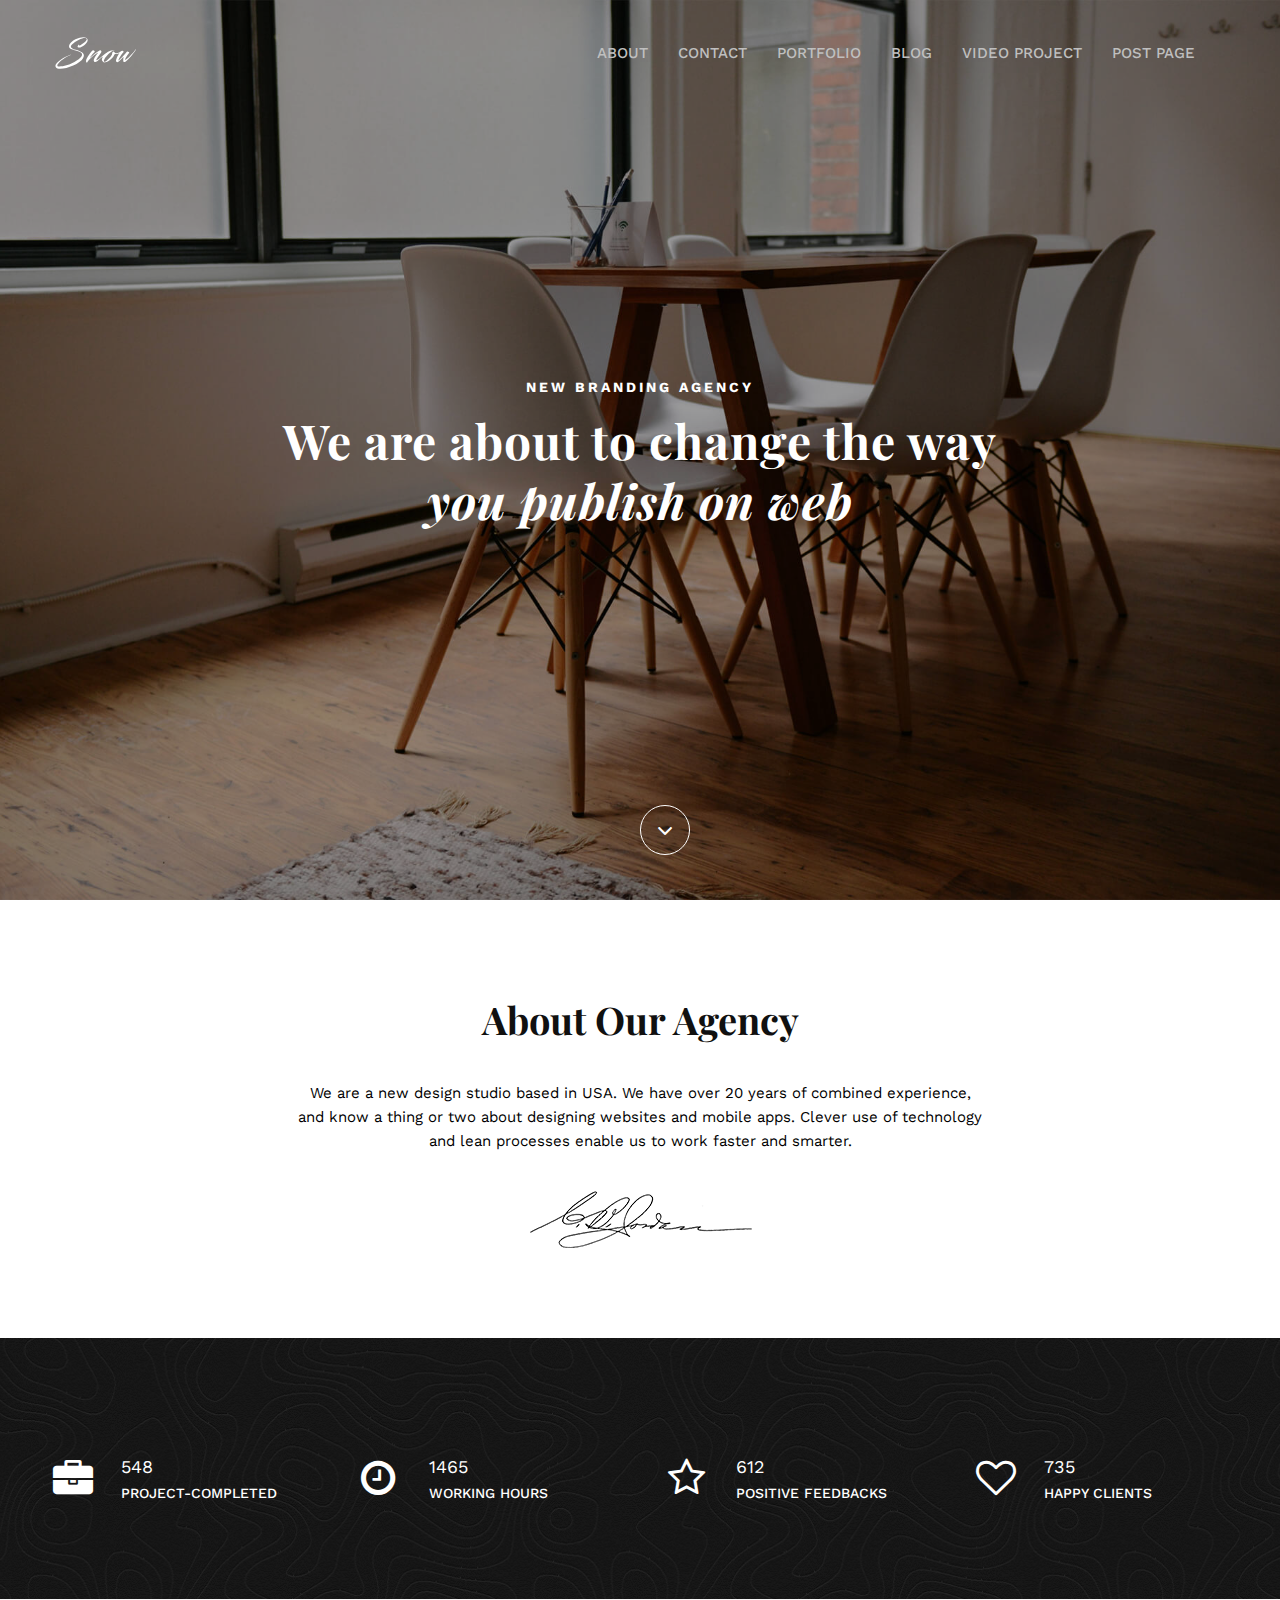
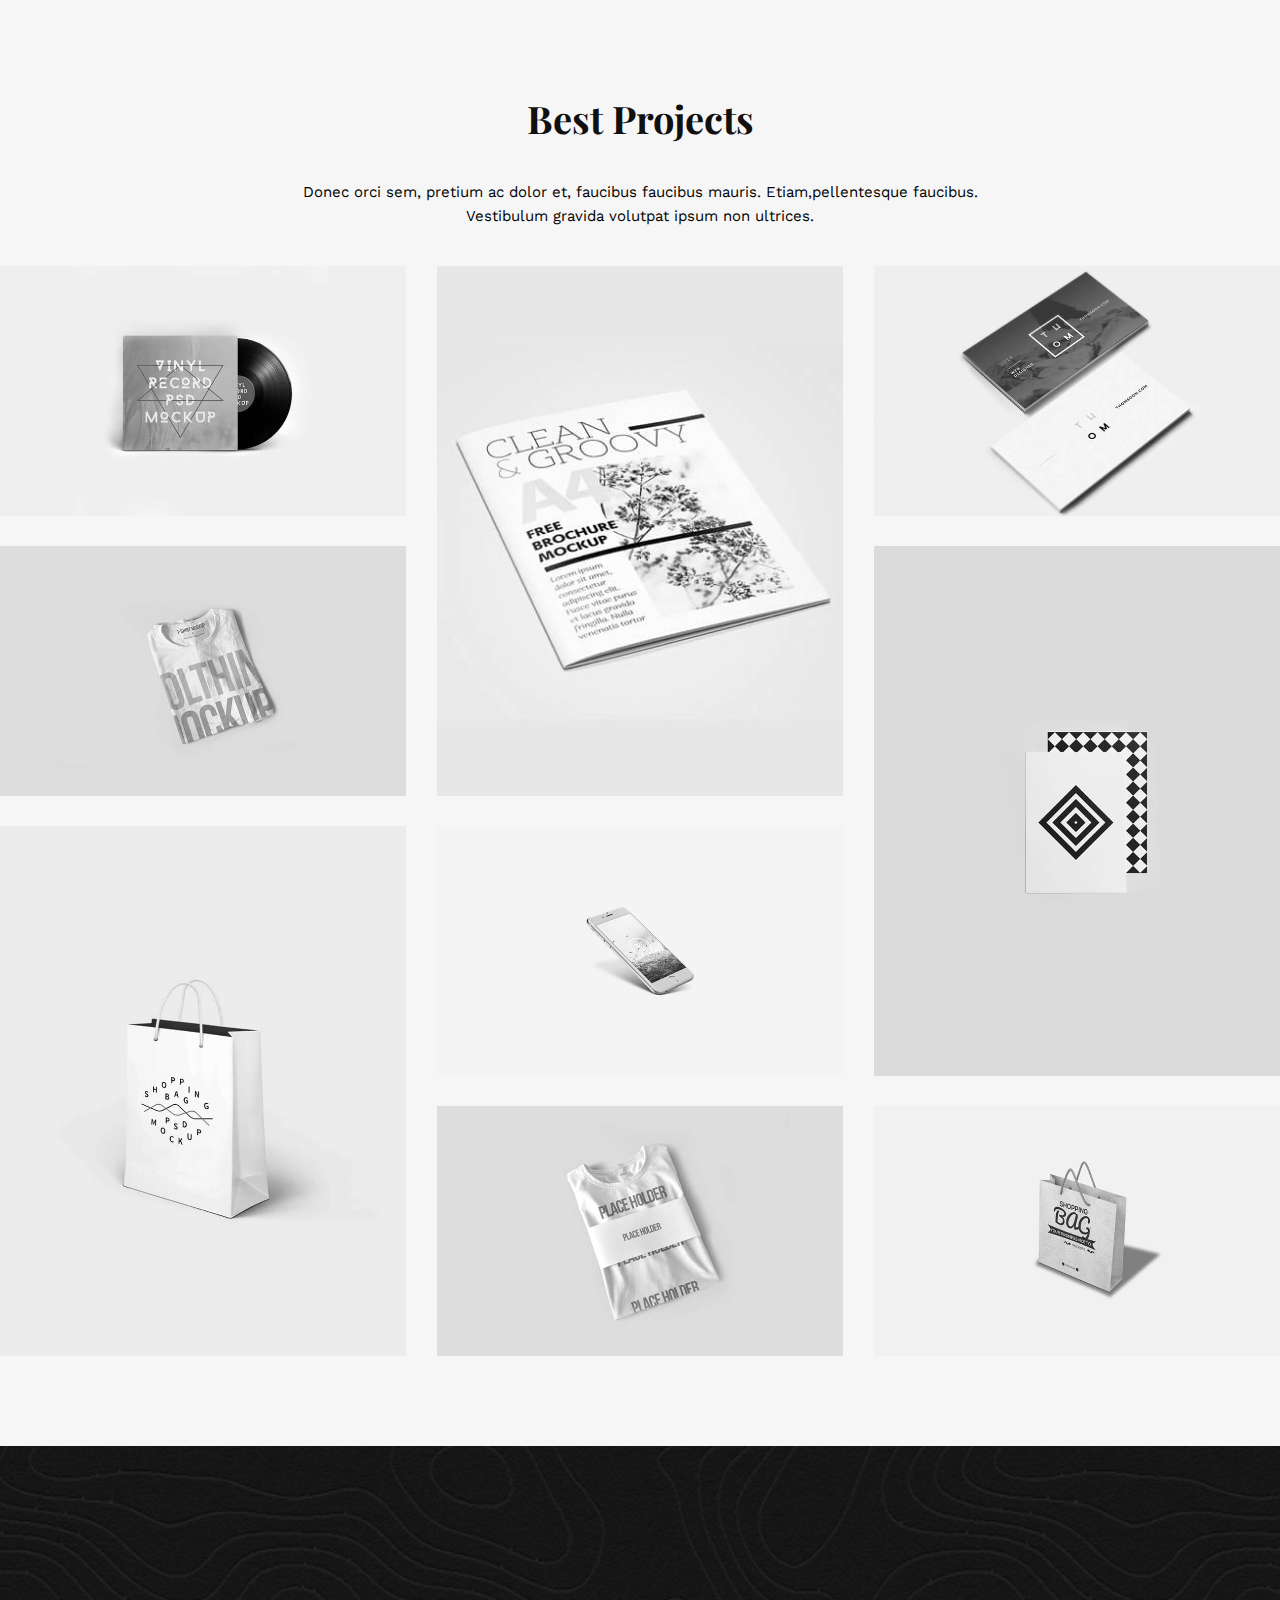
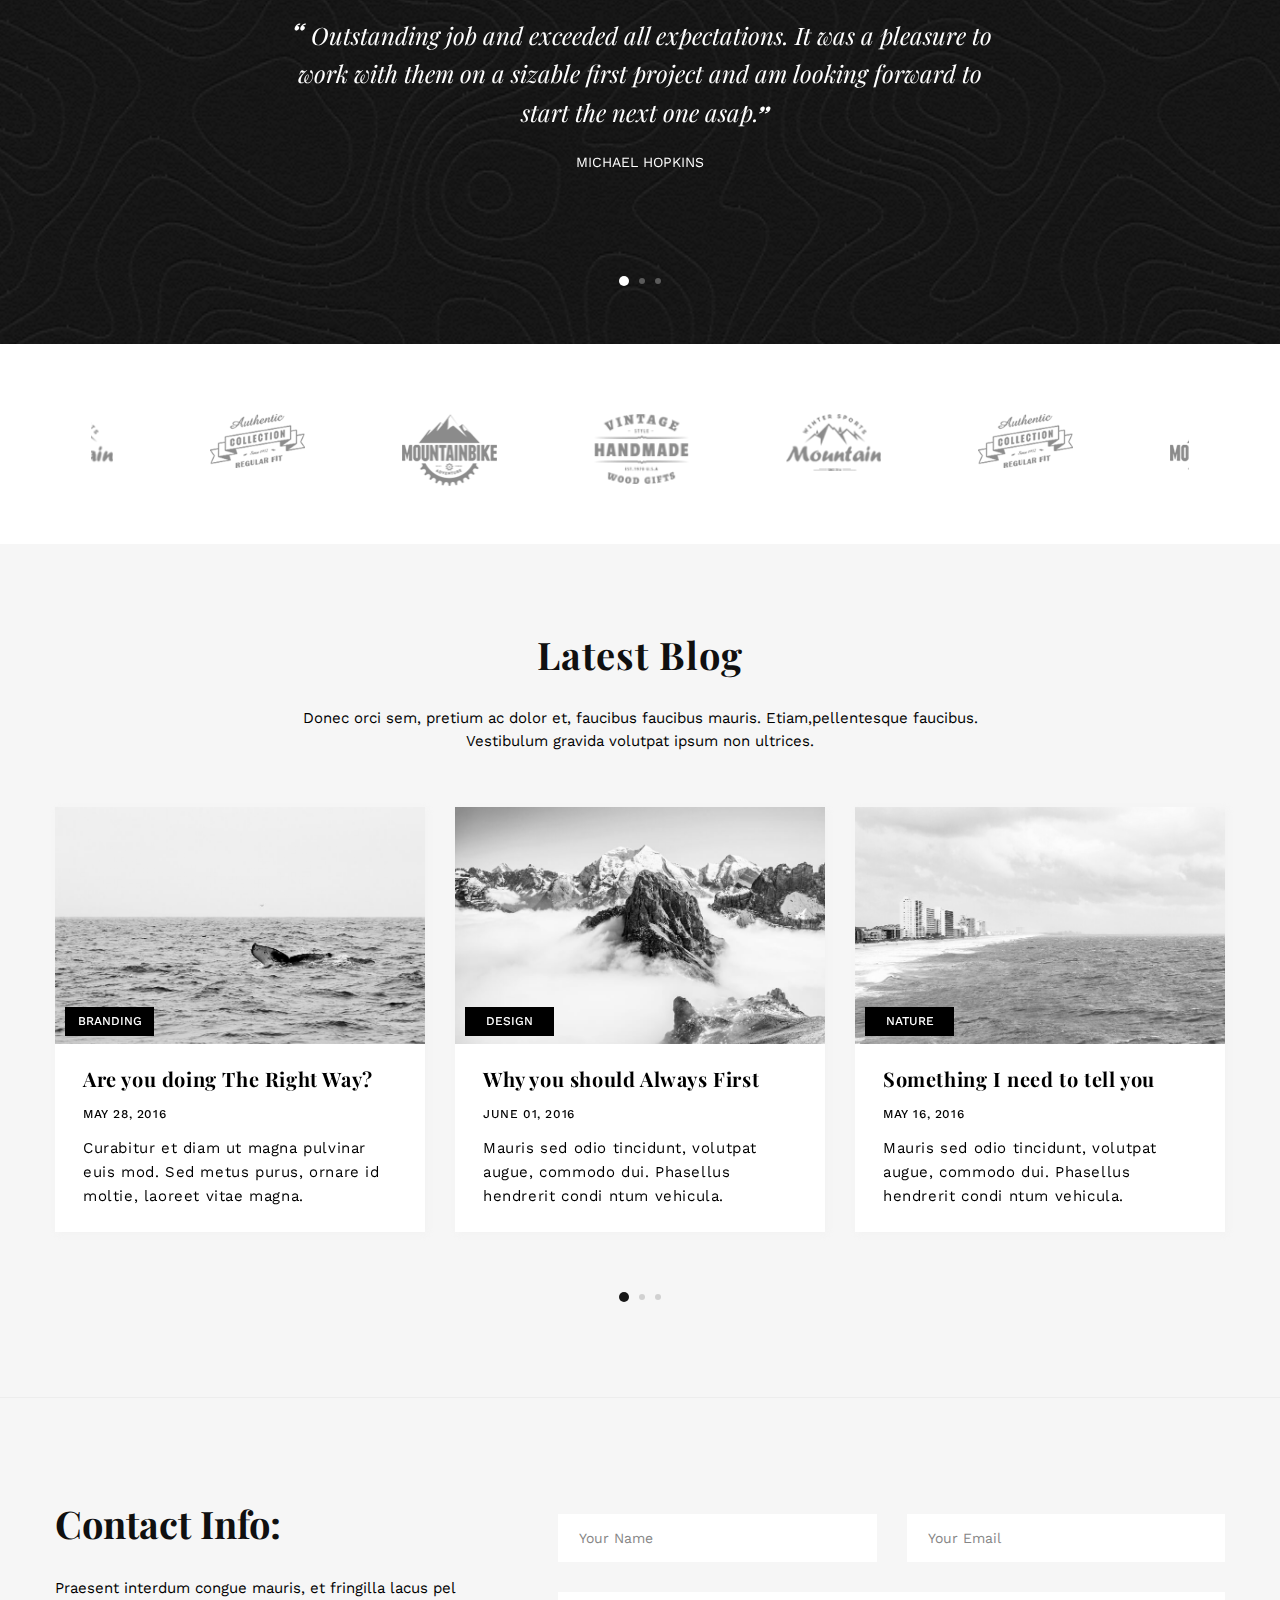
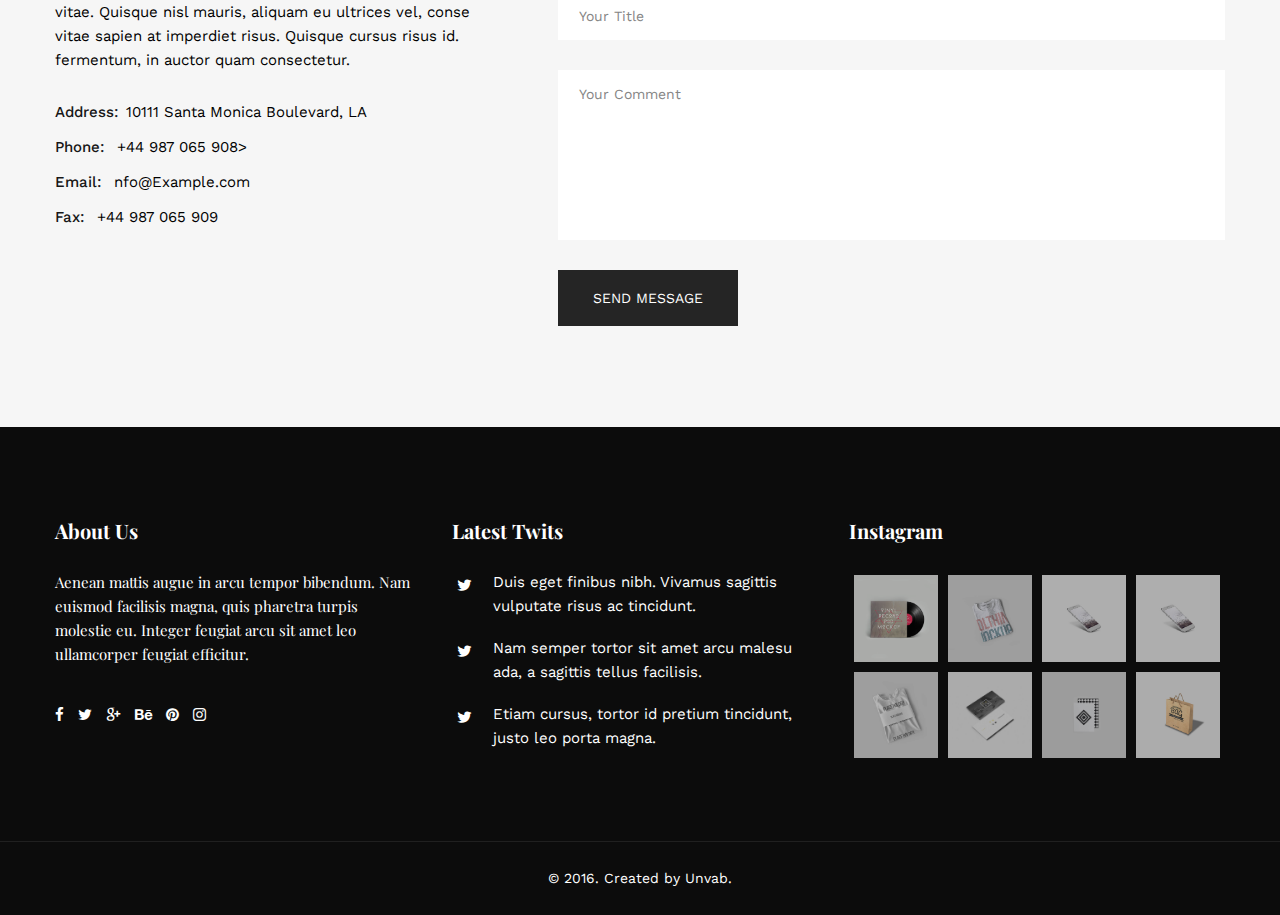
<file: index.html>
<!DOCTYPE html>
<html lang="en">

<head>
   <meta charset="UTF-8">
   <meta name="viewport" content="width=device-width, initial-scale=1.0">
   <meta http-equiv="X-UA-Compatible" content="ie=edge">
   <title>Snow</title>
   <link rel="apple-touch-icon" sizes="180x180" href="img/favicon/apple-touch-icon.png">
   <link rel="icon" type="image/png" sizes="32x32" href="img/favicon/favicon-32x32.png">
   <link rel="icon" type="image/png" sizes="16x16" href="img/favicon/favicon-16x16.png">
   <link rel="manifest" href="img/favicon/site.webmanifest">
   <link rel="mask-icon" href="img/favicon/safari-pinned-tab.svg" color="#5bbad5">
   <meta name="msapplication-TileColor" content="#da532c">
   <meta name="theme-color" content="#ffffff">
   <link href="https://fonts.googleapis.com/css?family=Playfair+Display:400,700,700i|Work+Sans:400,500&display=swap"
      rel="stylesheet">
   <link rel="stylesheet" href="css/reset.css">
   <link rel="stylesheet" href="css/icomoon.css">
   <link rel="stylesheet" href="css/slick.css">
   <link rel="stylesheet" href="css/form.css">
   <link rel="stylesheet" href="css/style.css">
</head>

<body>
   <div id="wrapper">
      <header id="header" class="header-background-style" style="background-image: url(img/bg-01.jpg)">
         <div class="header-content" id="jsheader">
            <div class="container">
               <div class="header-wrapper">
                  <a href="#" class="logo "><img src="img/logo-light.svg" alt="snow" width="82" height="32"></a>
                  <ul class="menu" id="nav">
                     <li data-scroll="#about-agency"><a href="#">about</a></li>
                     <li data-scroll="#contact"><a href="#">contact</a></li>
                     <li ><a href="portfolio.html">portfolio</a></li>
                     <li ><a href="blog.html">blog</a></li>
                     <li ><a href="video-project.html">video project</a></li>
                     <li ><a href="single-post.html">post page</a></li>
                     <li>
                        <ul class="social-icon">
                           <li><a href="#" class="icon-facebook"></a></li>
                           <li><a href="#" class="icon-twitter"></a></li>
                           <li><a href="#" class="icon-google"></a></li>
                           <li><a href="#" class="icon-behance"></a></li>
                           <li><a href="#" class="icon-pinterest"></a></li>
                           <li><a href="#" class="icon-instagram"></a></li>
                        </ul>
                     </li>
                  </ul>
                  <span class="trigger" id="navToggle">
                     <i></i>
                     <i></i>
                     <i></i>
                  </span>
               </div>
            </div>
         </div>
         <div class="main-slogan">
            <span class="sub-title">new branding agency</span>
            <h1>We are about to change the way
               <span class="text-style"> you publish on web</span></h1>
         </div>
         <div class="btn-down" id="icon-angle-down">
            <a href="#about-agency" class="icon-angle-down"></a>
         </div>

      </header>
      <main id="main">
         <section class="about-agency" id="about-agency">
            <div class="heading">
               <h2>About Our Agency</h2>
               <p>We are a new design studio based in USA. We have over 20 years of combined experience, and know
                  a thing or two about designing websites and mobile apps. Clever use of technology
                  and lean processes enable us to work faster and smarter.
               </p>
            </div>
            <img src="img/signature.png" alt="" class="signature">
         </section>
         <section class="our-achievement" style="background-image: url(img/bg-02.png)">
            <div class="container">
               <div class="row">
                  <div class="col">
                     <div class="achievement-item">
                        <i class="icon-briefcase"></i>
                        <div class="achievement-details">
                           <div class="achievement-number">
                              548
                           </div>
                           <div class="achievement-title">
                              project-completed
                           </div>
                        </div>
                     </div>
                  </div>
                  <div class="col">
                     <div class="achievement-item">
                        <i class="icon-clock-o"></i>
                        <div class="achievement-details">
                           <div class="achievement-number">
                              1465
                           </div>
                           <div class="achievement-title">
                              WORKING HOURS
                           </div>
                        </div>
                     </div>
                  </div>
                  <div class="col">
                     <div class="achievement-item">
                        <i class="icon-star-o"></i>
                        <div class="achievement-details">
                           <div class="achievement-number">
                              612
                           </div>
                           <div class="achievement-title">
                              POSITIVE FEEDBACKS
                           </div>
                        </div>
                     </div>
                  </div>
                  <div class="col">
                     <div class="achievement-item">
                        <i class="icon-heart-o"></i>
                        <div class="achievement-details">
                           <div class="achievement-number">
                              735
                           </div>
                           <div class="achievement-title">
                              HAPPY CLIENTS
                           </div>
                        </div>
                     </div>
                  </div>
               </div>
            </div>
         </section>
         <section class="best-project" id="best-project">
            <div class="heading">
               <h2>Best Projects</h2>
               <p>Donec orci sem, pretium ac dolor et, faucibus faucibus mauris. Etiam,pellentesque faucibus.
                  Vestibulum gravida volutpat ipsum non ultrices.
               </p>
            </div>
            <div class="project-items">
               <div class="best-project-col">
                  <a href="#" class="project-item" style="background-image: url(img/porfolio/img-05.jpg)"></a>
                  <a href="#" class="project-item" style="background-image: url(img/porfolio/img-06.jpg)"></a>
                  <a href="#" class="project-item project-item-big"
                     style="background-image: url(img/porfolio/img-07.jpg)"></a>
               </div>
               <div class="best-project-col">
                  <a href="#" class="project-item project-item-big"
                     style="background-image: url(img/porfolio/img-08.jpg)"></a>
                  <a href="#" class="project-item" style="background-image: url(img/porfolio/img-09.jpg)"></a>
                  <a href="#" class="project-item" style="background-image: url(img/porfolio/img-10.jpg)"></a>
               </div>
               <div class="best-project-col">
                  <a href="#" class="project-item" style="background-image: url(img/porfolio/img-11.jpg)"></a>
                  <a href="#" class="project-item project-item-big"
                     style="background-image: url(img/porfolio/img-12.jpg)"></a>
                  <a href="#" class="project-item" style="background-image: url(img/porfolio/img-13.jpg)"></a>
               </div>
            </div>
         </section>
         <section class="testimonials" style="background-image: url(img/bg-02.png)">
            <div class="single-item">
               <div>
                  <blockquote>
                     <p>Outstanding job and exceeded all expectations. It was a pleasure
                        to work with them on a sizable first project and am looking
                        forward to start the next one asap.</p>
                     <cite>Michael Hopkins</cite>
                  </blockquote>
               </div>
               <div>
                  <blockquote>
                     <p>Lorem ipsum dolor sit amet consectetur adipisicing elit. Minus vel veniam exercitationem neque
                        id nam unde, quod vero facilis nobis, mollitia iste eius Lorem ipsum dolor sit amet,
                        consectetur adipisicing elit. </p>
                     <cite>Michael Hopkins</cite>
                  </blockquote>
               </div>
               <div>
                  <blockquote>
                     <p>Lorem ipsum dolor sit amet consectetur adipisicing elit. Ea provident optio voluptates impedit
                        corrupti ut culpa nobis ad illo accusamus! </p>
                     <cite>Michael Hopkins</cite>
                  </blockquote>
               </div>
            </div>
         </section>
         <section class="logos">
            <div class="logo-items">
               <div>
                  <div class="logo-wrapper"><a href="#" class="link-item"><img src="img/logos/logo-1.png"
                           alt="logo"></a></div>
               </div>
               <div>
                  <div class="logo-wrapper"><a href="#" class="link-item"><img src="img/logos/logo-2.png"
                           alt="logo"></a></div>
               </div>
               <div>
                  <div class="logo-wrapper"><a href="#" class="link-item"><img src="img/logos/logo-3.png"
                           alt="logo"></a></div>
               </div>
               <div>
                  <div class="logo-wrapper"><a href="#" class="link-item"><img src="img/logos/logo-4.png"
                           alt="logo"></a></div>
               </div>
               <div>
                  <div class="logo-wrapper"><a href="#" class="link-item"><img src="img/logos/logo-5.png"
                           alt="logo"></a></div>
               </div>
               <div>
                  <div class="logo-wrapper"><a href="#" class="link-item"><img src="img/logos/logo-1.png"
                           alt="logo"></a></div>
               </div>
               <div>
                  <div class="logo-wrapper"><a href="#" class="link-item"><img src="img/logos/logo-2.png"
                           alt="logo"></a></div>
               </div>
               <div>
                  <div class="logo-wrapper"><a href="#" class="link-item"><img src="img/logos/logo-3.png"
                           alt="logo"></a></div>
               </div>
               <div>
                  <div class="logo-wrapper"><a href="#" class="link-item"><img src="img/logos/logo-4.png"
                           alt="logo"></a></div>
               </div>
            </div>
         </section>
         <section class="latest-blog" id="latest-blog">
            <div class="container">
               <div class="heading heading-blog">
                  <h2>Latest Blog</h2>
                  <p>Donec orci sem, pretium ac dolor et, faucibus faucibus mauris. Etiam,pellentesque faucibus.
                     Vestibulum gravida volutpat ipsum non ultrices.
                  </p>
               </div>
               <div class="post-carousel">
                  <div class="post-wrapper">
                     <a href="#" class="post-link">
                        <div class="post">
                           <figure class="post-img" style="background-image: url(img/post-img/img-03.jpg)">
                              <figcaption>branding</figcaption>
                           </figure>
                           <div class="post-description">
                              <strong class="post-title">Are you doing The Right Way?</strong>
                              <time datetime="2019-05-28 20:00">May 28, 2016</time>
                              <p>Curabitur et diam ut magna pulvinar euis
                                 mod. Sed metus purus, ornare id moltie,
                                 laoreet vitae magna.</p>
                           </div>
                        </div>
                     </a>
                  </div>
                  <div class="post-wrapper">
                     <a href="#" class="post-link">
                        <div class="post">
                           <figure class="post-img" style="background-image: url(img/post-img/img-04.jpg)">
                              <figcaption>design</figcaption>
                           </figure>
                           <div class="post-description">
                              <strong class="post-title">Why you should Always First</strong>
                              <time datetime="2019-06-01 20:00">june 01, 2016</time>
                              <p>Mauris sed odio tincidunt, volutpat augue,
                                 commodo dui. Phasellus hendrerit condi
                                 ntum vehicula.</p>
                           </div>
                        </div>
                     </a>
                  </div>
                  <div class="post-wrapper">
                     <a href="#" class="post-link">
                        <div class="post">
                           <figure class="post-img" style="background-image: url(img/post-img/img-02.jpg)">
                              <figcaption>nature</figcaption>
                           </figure>
                           <div class="post-description">
                              <strong class="post-title">Something I need to tell you</strong>
                              <time datetime="2019-05-16 20:00">May 16, 2016</time>
                              <p>Mauris sed odio tincidunt, volutpat augue,
                                 commodo dui. Phasellus hendrerit condi
                                 ntum vehicula.</p>
                           </div>
                        </div>
                     </a>
                  </div>
                  <div class="post-wrapper">
                     <a href="#" class="post-link">
                        <div class="post">
                           <figure class="post-img" style="background-image: url(img/post-img/img-03.jpg)">
                              <figcaption>branding</figcaption>
                           </figure>
                           <div class="post-description">
                              <strong class="post-title">Are you doing The Right Way?</strong>
                              <time datetime="2019-05-28 20:00">May 28, 2016</time>
                              <p>Curabitur et diam ut magna pulvinar euis
                                 mod. Sed metus purus, ornare id moltie,
                                 laoreet vitae magna.</p>
                           </div>
                        </div>
                     </a>
                  </div>
                  <div class="post-wrapper">
                     <a href="#" class="post-link">
                        <div class="post">
                           <figure class="post-img" style="background-image: url(img/post-img/img-04.jpg)">
                              <figcaption>design</figcaption>
                           </figure>
                           <div class="post-description">
                              <strong class="post-title">Why you should Always First</strong>
                              <time datetime="2019-06-01 20:00">june 01, 2016</time>
                              <p>Mauris sed odio tincidunt, volutpat augue,
                                 commodo dui. Phasellus hendrerit condi
                                 ntum vehicula.</p>
                           </div>
                        </div>
                     </a>
                  </div>
                  <div class="post-wrapper">
                     <a href="#" class="post-link">
                        <div class="post">
                           <figure class="post-img" style="background-image: url(img/post-img/img-02.jpg)">
                              <figcaption>nature</figcaption>
                           </figure>
                           <div class="post-description">
                              <strong class="post-title">Something I need to tell you</strong>
                              <time datetime="2019-05-16 20:00">May 16, 2016</time>
                              <p>Mauris sed odio tincidunt, volutpat augue,
                                 commodo dui. Phasellus hendrerit condi
                                 ntum vehicula.</p>
                           </div>
                        </div>
                     </a>
                  </div>
               </div>
            </div>
         </section>
         <section class="contact-info">
            <div class="container">
               <div class="row">
                  <div class="contact" id="contact">
                     <div class="contact-heading">
                        <h2 class="contact-title">Contact Info:</h2>
                        <p>Praesent interdum congue mauris, et fringilla lacus pel
                           vitae. Quisque nisl mauris, aliquam eu ultrices vel, conse
                           vitae sapien at imperdiet risus. Quisque cursus risus id.
                           fermentum, in auctor quam consectetur.</p>
                     </div>
                     <ul class="contact-list">
                        <li><strong class="contact-list-title">Address:</strong><span>10111 Santa Monica Boulevard,
                              LA</span></li>
                        <li><strong class="contact-list-title">Phone:</strong><a href="tel:+44987065908"> +44 987 065
                              908</a>></li>
                        <li><strong class="contact-list-title">Email:</strong>
                           <a href="mailto:nfo@Example.com">nfo@Example.com</a></li>
                        <li><strong class="contact-list-title">Fax: </strong> <a href="tel:+44987065908"> +44 987 065
                              909</a> </li>
                     </ul>
                  </div>
                  <div class="contact-form">
                     <form action="#">
                        <div class="user-date">
                           <input type="text" placeholder="Your Name">
                           <input type="email" placeholder="Your Email">
                        </div>
                        <input type="text" placeholder="Your Title">
                        <textarea name="#" id="#" cols="10" rows="5" placeholder="Your Comment"
                           maxlength="40"></textarea>
                        <input type="submit" value="send message">
                     </form>
                  </div>
               </div>
            </div>
         </section>
      </main>
      <footer id="footer">
         <section class="footer-content">
            <div class="container">
               <div class="row">
                  <div class="col">
                     <div class="about-us">
                        <h3>About Us</h3>
                        <p>Aenean mattis augue in arcu tempor bibendum.
                           Nam euismod facilisis magna, quis pharetra turpis
                           molestie eu. Integer feugiat arcu sit amet leo
                           ullamcorper feugiat efficitur.</p>
                        <ul class="social-icon">
                           <li><a href="#" class="icon-facebook"></a></li>
                           <li><a href="#" class="icon-twitter"></a></li>
                           <li><a href="#" class="icon-google"></a></li>
                           <li><a href="#" class="icon-behance"></a></li>
                           <li><a href="#" class="icon-pinterest"></a></li>
                           <li><a href="#" class="icon-instagram"></a></li>
                        </ul>
                     </div>
                  </div>
                  <div class="col col-twists">
                     <div class="twits">
                        <h3>Latest Twits</h3>
                        <ul>
                           <li> Duis eget finibus nibh. Vivamus sagittis
                              vulputate risus ac tincidunt.
                           </li>
                           <li>Nam semper tortor sit amet arcu malesu
                              ada, a sagittis tellus facilisis.
                           </li>
                           <li>Etiam cursus, tortor id pretium tincidunt,
                              justo leo porta magna.
                           </li>
                        </ul>
                     </div>
                  </div>
                  <div class="col">
                     <div class="img-instagram">
                        <h3>Instagram</h3>
                        <div class="row">
                           <div class="col">
                              <a href="#" class="img-instagram-post"
                                 style="background-image: url(img/porfolio/img-05.jpg)"></a>
                           </div>
                           <div class="col">
                              <a href="#" class="img-instagram-post"
                                 style="background-image: url(img/porfolio/img-06.jpg)"></a>
                           </div>
                           <div class="col">
                              <a href="#" class="img-instagram-post"
                                 style="background-image: url(img/porfolio/img-09.jpg)"></a>
                           </div>
                           <div class="col">
                              <a href="#" class="img-instagram-post"
                                 style="background-image: url(img/porfolio/img-09.jpg)"></a>
                           </div>
                           <div class="col">
                              <a href="#" class="img-instagram-post"
                                 style="background-image: url(img/porfolio/img-10.jpg)"></a>
                           </div>
                           <div class="col">
                              <a href="#" class="img-instagram-post"
                                 style="background-image: url(img/porfolio/img-11.jpg)"></a>
                           </div>
                           <div class="col">
                              <a href="#" class="img-instagram-post"
                                 style="background-image: url(img/porfolio/img-12.jpg)"></a>
                           </div>
                           <div class="col">
                              <a href="#" class="img-instagram-post"
                                 style="background-image: url(img/porfolio/img-13.jpg)"></a>
                           </div>
                        </div>
                     </div>
                  </div>
               </div>
            </div>
         </section>
         <div class="border-style">
            <span class="created-info"> &#169; 2016. Created by Unvab.</span>
         </div>
      </footer>
   </div>
   <script src="js/jquery-3.3.1.min.js"></script>
   <script src="js/masonry.pkgd.js"></script>
   <script src="js/slick.js"></script>
   <script src="js/main.js"></script>
</body>

</html>
</file>
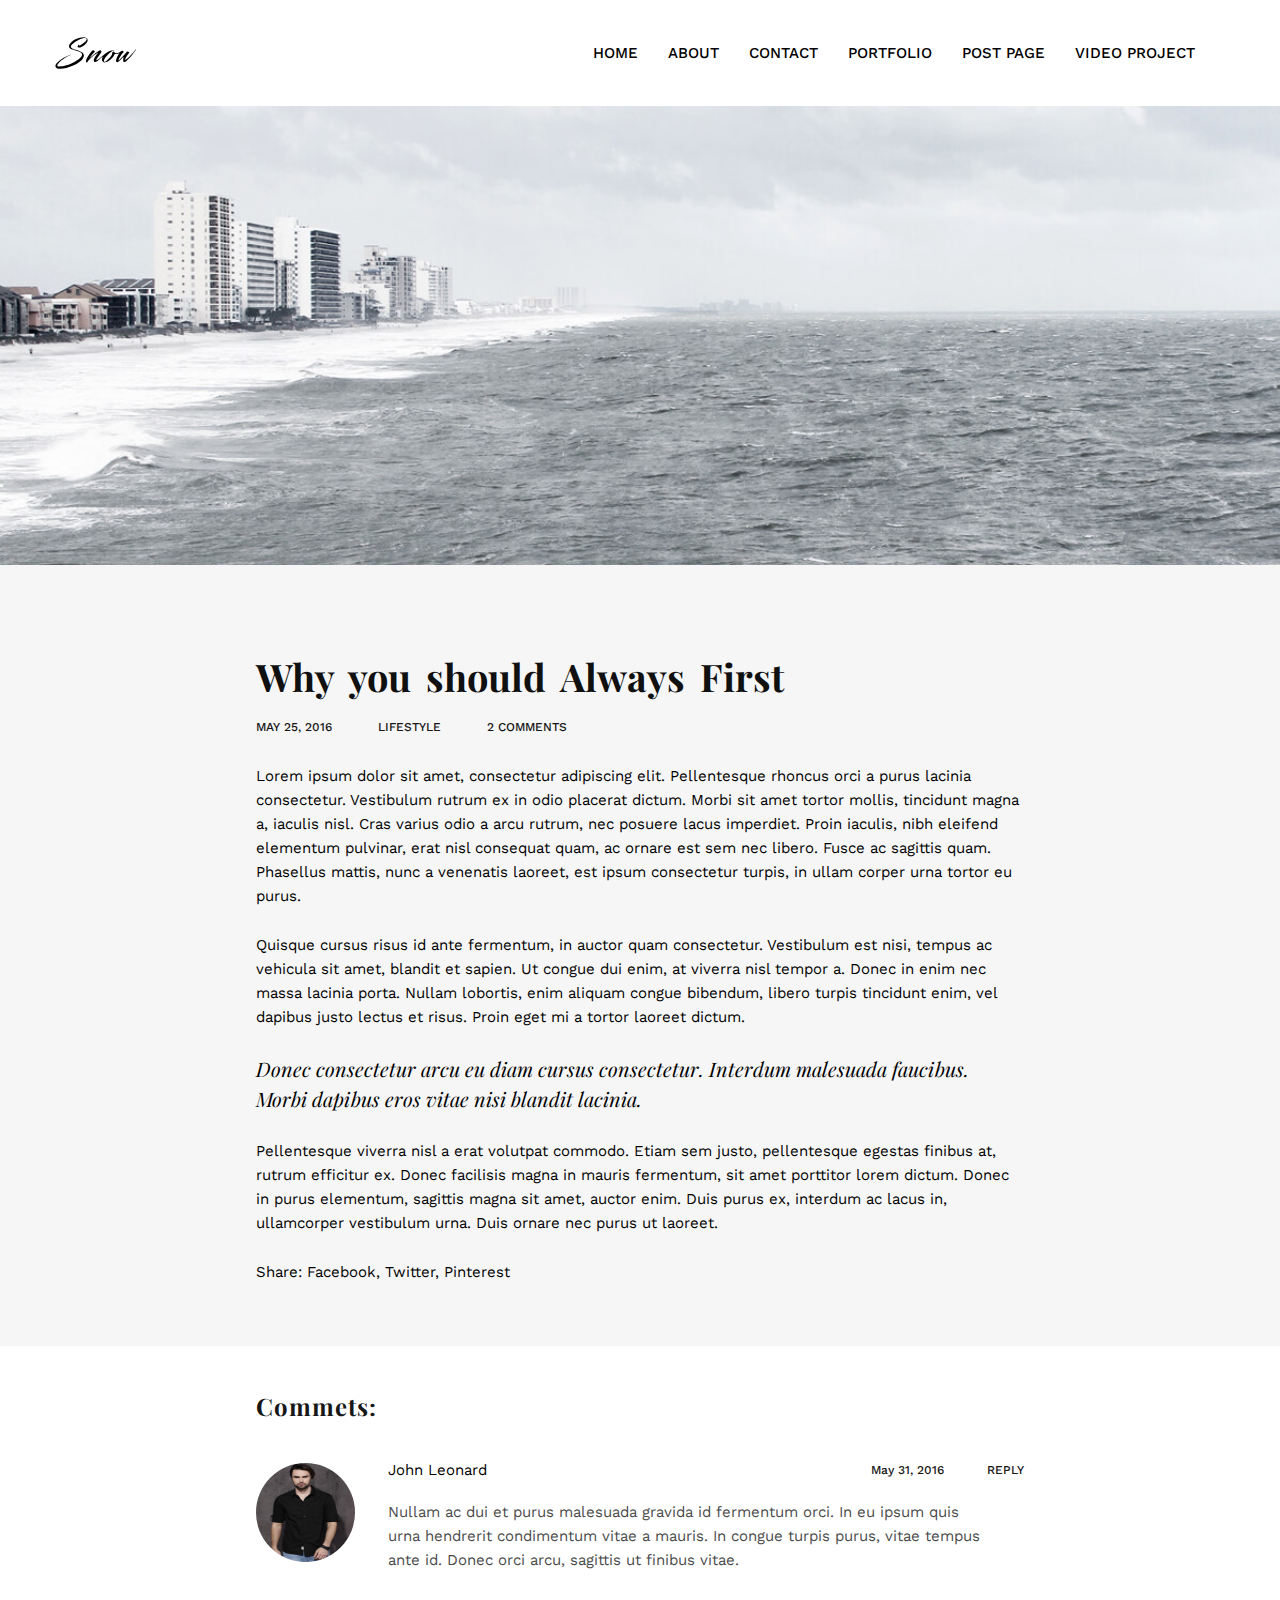
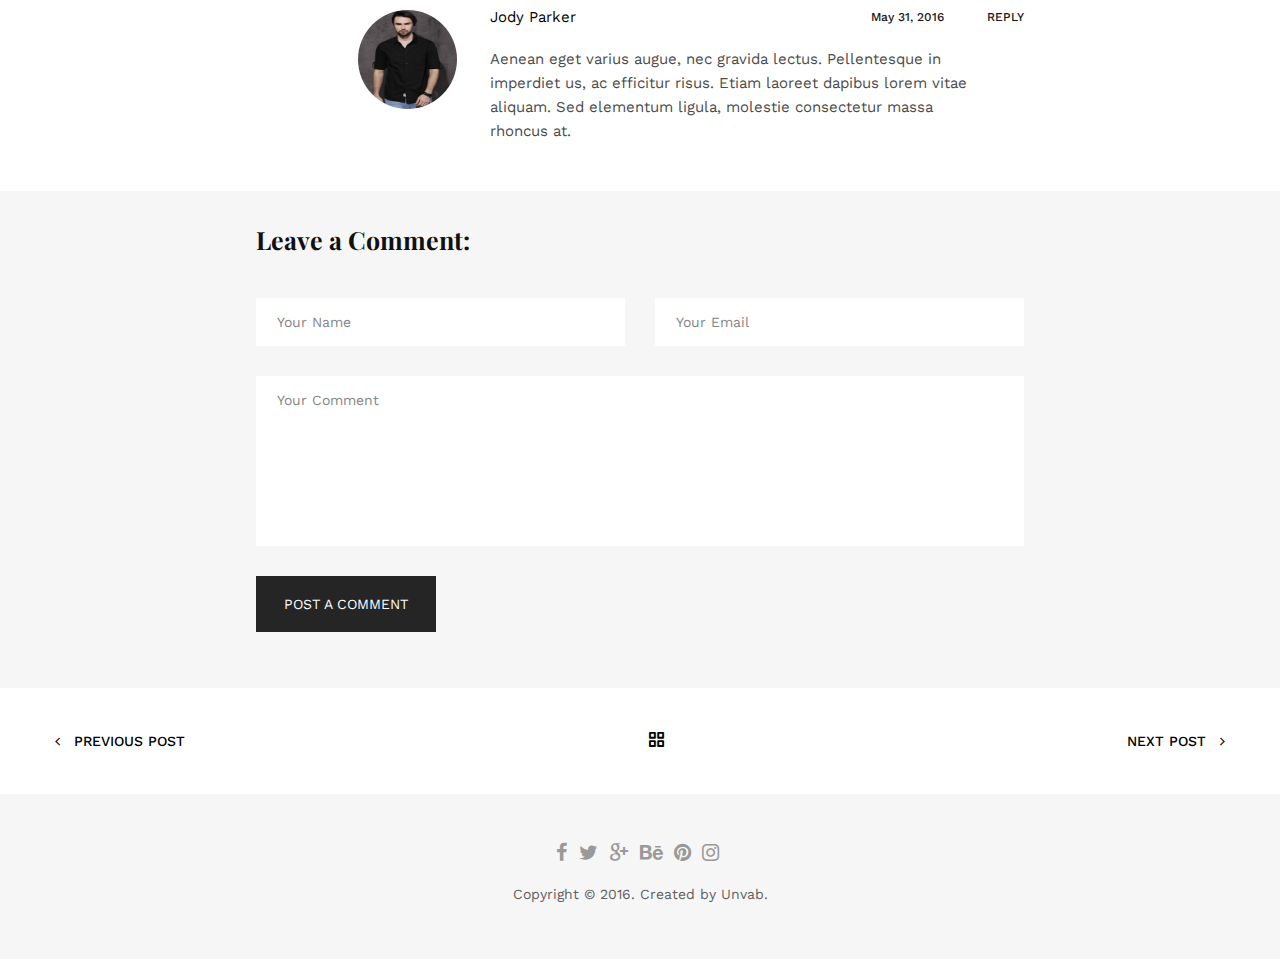
<file: blog.html>
<!DOCTYPE html>
<html lang="en">

<head>
   <meta charset="UTF-8">
   <meta name="viewport" content="width=device-width, initial-scale=1.0">
   <meta http-equiv="X-UA-Compatible" content="ie=edge">
   <title>Blog</title>
   <link rel="apple-touch-icon" sizes="180x180" href="img/favicon/apple-touch-icon.png">
   <link rel="icon" type="image/png" sizes="32x32" href="img/favicon/favicon-32x32.png">
   <link rel="icon" type="image/png" sizes="16x16" href="img/favicon/favicon-16x16.png">
   <link rel="manifest" href="img/favicon/site.webmanifest">
   <link rel="mask-icon" href="img/favicon/safari-pinned-tab.svg" color="#5bbad5">
   <meta name="msapplication-TileColor" content="#da532c">
   <meta name="theme-color" content="#ffffff">
   <link href="https://fonts.googleapis.com/css?family=Playfair+Display:400,700,700i|Work+Sans:400,500&display=swap"
      rel="stylesheet">
   <link rel="stylesheet" href="css/icomoon.css">
   <link rel="stylesheet" href="css/reset.css">
   <link rel="stylesheet" href="css/form.css">
   <link rel="stylesheet" href="css/style.css">
</head>

<body>
   <div id="wrapper">
      <section class="blog">
         <div class="image-blog" style="background-image: url(img/blog-img/img01.jpg)" id="header">
            <div class="header-content header-color" id="jsheader">
               <div class="container">
                  <div class="header-wrapper">
                     <!-- logo -->
                     <a href="#" class="logo "><img src="img/logo-black.svg" alt="snow" width="82" height="32"></a>
                     <!-- menu -->
                     <ul class="menu" id="nav">
                        <li><a href="index.html">home</a></li>
                        <li><a href="index.html#about-agency">about</a></li>
                        <li><a href="index.html#contact">contact</a></li>
                        <li><a href="portfolio.html">portfolio</a></li>
                        <li><a href="single-post.html">post page</a></li>
                        <li ><a href="video-project.html">video project</a></li>
                        <li>
                           <ul class="social-icon">
                              <li><a href="#" class="icon-facebook"></a></li>
                              <li><a href="#" class="icon-twitter"></a></li>
                              <li><a href="#" class="icon-google"></a></li>
                              <li><a href="#" class="icon-behance"></a></li>
                              <li><a href="#" class="icon-pinterest"></a></li>
                              <li><a href="#" class="icon-instagram"></a></li>
                           </ul>
                        </li>
                     </ul>
                     <span class="trigger" id="navToggle">
                        <i></i>
                        <i></i>
                        <i></i>
                     </span>
                  </div>
               </div>
            </div>
          
         </div>
         <div class="container-blog">
            <h2 class="post-title">Why you should Always First</h2>
            <div class="post-detail">
               <time datetime="2019-05-25 20:00" class="detail">May 25, 2016</time>
               <a href="#" class="detail">Lifestyle</a>
               <a href="#" class="detail">2 Comments</a>
            </div>
            <div class="post-text">
               <p>
                  Lorem ipsum dolor sit amet, consectetur adipiscing elit. Pellentesque rhoncus orci a purus lacinia
                  consectetur. Vestibulum rutrum ex in odio placerat dictum. Morbi sit amet tortor mollis, tincidunt
                  magna a, iaculis nisl. Cras varius odio a arcu rutrum, nec posuere lacus imperdiet. Proin iaculis,
                  nibh
                  eleifend elementum pulvinar, erat nisl consequat quam, ac ornare est sem nec libero. Fusce ac
                  sagittis quam. Phasellus mattis, nunc a venenatis laoreet, est ipsum consectetur turpis, in ullam
                  corper urna tortor eu purus.
               </p>
               <p>
                  Quisque cursus risus id ante fermentum, in auctor quam consectetur. Vestibulum est nisi, tempus ac
                  vehicula sit amet, blandit et sapien. Ut congue dui enim, at viverra nisl tempor a. Donec in enim nec
                  massa lacinia porta. Nullam lobortis, enim aliquam congue bibendum, libero turpis tincidunt enim,
                  vel dapibus justo lectus et risus. Proin eget mi a tortor laoreet dictum.
               </p>
               <p><span class="text-style post-style">Donec consectetur arcu eu diam cursus consectetur. Interdum
                     malesuada faucibus.
                     Morbi dapibus eros vitae nisi blandit lacinia.</span></p>
               <p>
                  Pellentesque viverra nisl a erat volutpat commodo. Etiam sem justo, pellentesque egestas finibus at,
                  rutrum efficitur ex. Donec facilisis magna in mauris fermentum, sit amet porttitor lorem dictum.
                  Donec in purus elementum, sagittis magna sit amet, auctor enim. Duis purus ex, interdum ac lacus
                  in, ullamcorper vestibulum urna. Duis ornare nec purus ut laoreet.
               </p>
            </div>
            <div class="social">
               <span class="social-link">Share: </span>
               <a href="#">Facebook,</a>
               <a href="#">Twitter,</a>
               <a href="#">Pinterest</a>
            </div>
         </div>
      </section>
      <section class="comments">
         <div class="container-blog">
            <strong class="title-commets">commets:</strong>
            <div class="user-comment comment">
               <img src="img/comment-author.jpg" alt="" class="user-img">
               <div class="comment-decription">
                  <storng class="user-name">John Leonard</storng>
                  <p>Nullam ac dui et purus malesuada gravida id fermentum orci. In eu ipsum quis urna
                     hendrerit condimentum vitae a mauris. In congue turpis purus, vitae tempus ante
                     id. Donec orci arcu, sagittis ut finibus vitae.</p>
                  <time class="comment-data" datetime="2016-05-31">May 31, 2016 </time>
                  <span class="comment-reply">reply</span>
               </div>
            </div>
            <div class="author-comment comment">
               <img src="img/comment-author.jpg" alt="" class="user-img">
               <div class="comment-decription">
                  <storng class="user-name">Jody Parker</storng>
                  <p>Aenean eget varius augue, nec gravida lectus. Pellentesque in imperdiet
                     us, ac efficitur risus. Etiam laoreet dapibus lorem vitae aliquam. Sed
                     elementum ligula, molestie consectetur massa rhoncus at.</p>
                  <time class="comment-data" datetime="2016-05-31">May 31, 2016 </time>
                  <span class="comment-reply">reply</span>
               </div>
            </div>
         </div>
      </section>
      <section class="blog-form">
         <div class="container-blog">
            <h2>Leave a Comment:</h2>
            <form action="#">
               <div class="user-date">
                  <input type="text" name="name" id="name" placeholder="Your Name">
                  <input type="email" name="email" id="email" placeholder="Your Email">
               </div>
               <textarea name="comment" id="comment" cols="30" rows="10" placeholder="Your Comment"
                  maxlength="30"></textarea>
               <input type="submit" value="post a comment">
            </form>
         </div>
      </section>
      <section class="navigator">
         <div class="navigator-item">
            <a href="#"><span class="previous-post">previous post</span></a>
            <a href="#"><i class="icon-grid"></i></a>
            <a href="#"><span class="next-post">next post</span></a>
         </div>
      </section>
      <footer>
         <section class="footer">
            <div class="container-footer">
               <ul class="social-icon">
                  <li><a href="#" class="icon-facebook"></a></li>
                  <li><a href="#" class="icon-twitter"></a></li>
                  <li><a href="#" class="icon-google"></a></li>
                  <li><a href="#" class="icon-behance"></a></li>
                  <li><a href="#" class="icon-pinterest"></a></li>
                  <li><a href="#" class="icon-instagram"></a></li>
               </ul>

               <span class="created-info">Copyright &#169; 2016. Created by Unvab.</span>


            </div>
         </section>
      </footer>
   </div>
   <script src="js/jquery-3.3.1.min.js"></script>
   <script src="js/slick.js"></script>
   <script src="js/main.js"></script>
</body>

</html>
</file>
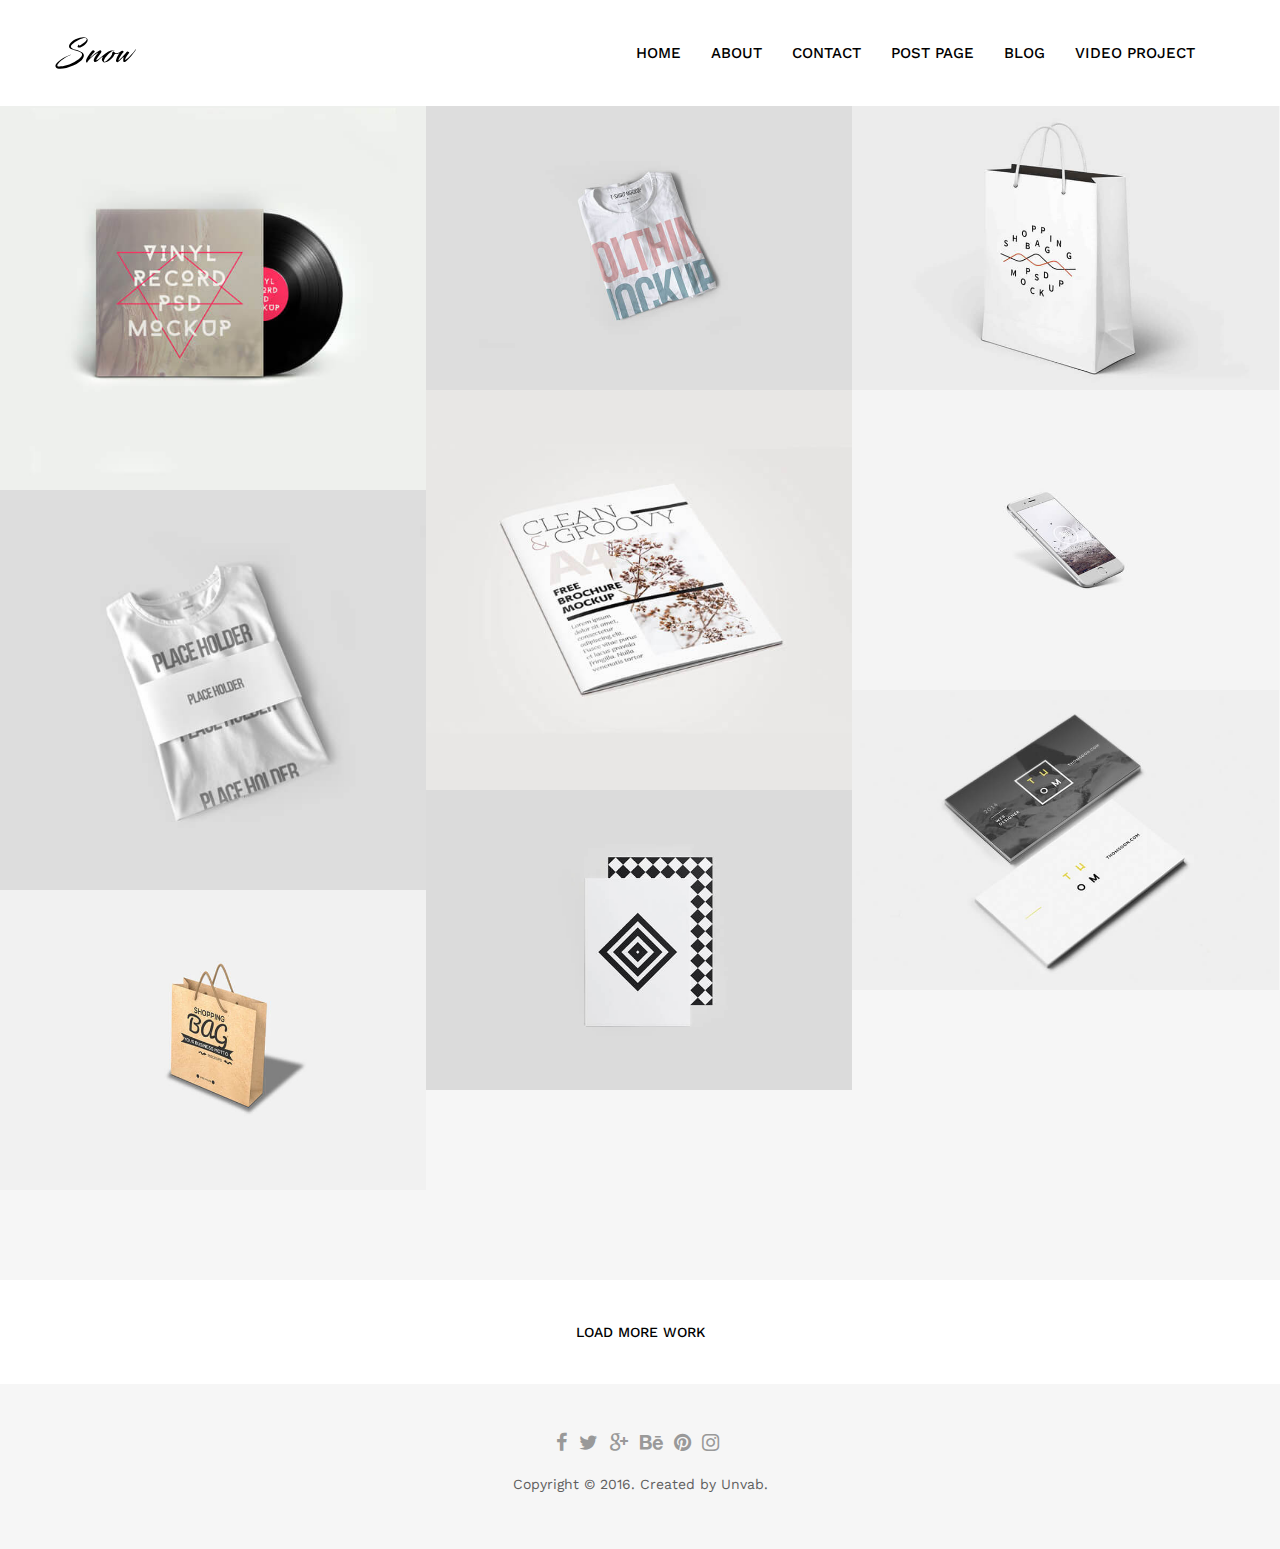
<file: portfolio.html>
<!DOCTYPE html>
<html lang="en">

<head>
   <meta charset="UTF-8">
   <meta name="viewport" content="width=device-width, initial-scale=1.0">
   <meta http-equiv="X-UA-Compatible" content="ie=edge">
   <title>Porfolio</title>
   <link rel="apple-touch-icon" sizes="180x180" href="img/favicon/apple-touch-icon.png">
   <link rel="icon" type="image/png" sizes="32x32" href="img/favicon/favicon-32x32.png">
   <link rel="icon" type="image/png" sizes="16x16" href="img/favicon/favicon-16x16.png">
   <link rel="manifest" href="img/favicon/site.webmanifest">
   <link rel="mask-icon" href="img/favicon/safari-pinned-tab.svg" color="#5bbad5">
   <meta name="msapplication-TileColor" content="#da532c">
   <meta name="theme-color" content="#ffffff">
   <link href="https://fonts.googleapis.com/css?family=Playfair+Display:400,700,700i|Work+Sans:400,500&display=swap"
      rel="stylesheet">
   <link rel="stylesheet" href="css/reset.css">
   <link rel="stylesheet" href="css/icomoon.css">
   <link rel="stylesheet" href="css/slick.css">
   <link rel="stylesheet" href="css/form.css">
   <link rel="stylesheet" href="css/style.css">
</head>

<body>
   <div id="wrapper">
      <header id="header" class="portfolio">
         <div class="header-content header-color" id="jsheader">
            <div class="container">
               <div class="header-wrapper">
                  <!-- logo -->
                  <a href="#" class="logo "><img src="img/logo-black.svg" alt="snow" width="82" height="32"></a>
                  <!-- menu -->
                  <ul class="menu" id="nav">
                     <li><a href="index.html">home</a></li>
                     <li><a href="index.html#about-agency">about</a></li>
                     <li><a href="index.html#contact">contact</a></li>
                     <li><a href="single-post.html">post page</a></li>
                     <li><a href="blog.html">blog</a></li>
                     <li ><a href="video-project.html">video project</a></li>
                     <li>
                        <ul class="social-icon">
                           <li><a href="#" class="icon-facebook"></a></li>
                           <li><a href="#" class="icon-twitter"></a></li>
                           <li><a href="#" class="icon-google"></a></li>
                           <li><a href="#" class="icon-behance"></a></li>
                           <li><a href="#" class="icon-pinterest"></a></li>
                           <li><a href="#" class="icon-instagram"></a></li>
                        </ul>
                     </li>
                  </ul>
                  <span class="trigger" id="navToggle">
                     <i></i>
                     <i></i>
                     <i></i>
                  </span>
               </div>
            </div>
         </div>
      </header>
      <section class="portfolio-main">

         <div id="portfolio-gallery-main">
            <div class="item item-big"><a href="#" style="background-image: url(img/porfolio/img-05.jpg)">
                  <div class="item-hover">
                     <div class="item-hover-description">
                        <strong class="item-hover-title">Minimal Mobile App</strong>
                        <span class="item-hover-text">design</span></div>
                  </div>

               </a> </div>
            <div class="item"><a href="#" style="background-image: url(img/porfolio/img-06.jpg)">

                  <div class="item-hover">
                     <div class="item-hover-description">
                        <strong class="item-hover-title">Minimal Mobile App</strong>
                        <span class="item-hover-text">design</span></div>
                  </div>
               </a> </div>
            <div class="item"><a href="#" style="background-image: url(img/porfolio/img-07.jpg)">
                  <div class="item-hover">
                     <div class="item-hover-description">
                        <strong class="item-hover-title">Minimal Mobile App</strong>
                        <span class="item-hover-text">design</span></div>
                  </div>
               </a> </div>
            <div class="item item-big"><a href="#" style="background-image: url(img/porfolio/img-08.jpg)">
                  <div class="item-hover">
                     <div class="item-hover-description">
                        <strong class="item-hover-title">Minimal Mobile App</strong>
                        <span class="item-hover-text">design</span></div>
                  </div>
               </a> </div>
            <div class="item"><a href="#" style="background-image: url(img/porfolio/img-09.jpg)">
                  <div class="item-hover">
                     <div class="item-hover-description">
                        <strong class="item-hover-title">Minimal Mobile App</strong>
                        <span class="item-hover-text">design</span></div>
                  </div>
               </a> </div>
            <div class="item item-big"><a href="#" style="background-image: url(img/porfolio/img-10.jpg)">
                  <div class="item-hover">
                     <div class="item-hover-description">
                        <strong class="item-hover-title">Minimal Mobile App</strong>
                        <span class="item-hover-text">design</span></div>
                  </div>
               </a> </div>
            <div class="item"><a href="#" style="background-image: url(img/porfolio/img-11.jpg)">
                  <div class="item-hover">
                     <div class="item-hover-description">
                        <strong class="item-hover-title">Minimal Mobile App</strong>
                        <span class="item-hover-text">design</span></div>
                  </div>
               </a> </div>
            <div class="item"><a href="#" style="background-image: url(img/porfolio/img-12.jpg)">
                  <div class="item-hover">
                     <div class="item-hover-description">
                        <strong class="item-hover-title">Minimal Mobile App</strong>
                        <span class="item-hover-text">design</span></div>
                  </div>
               </a> </div>
            <div class="item"><a href="#" style="background-image: url(img/porfolio/img-13.jpg)">
                  <div class="item-hover">
                     <div class="item-hover-description">
                        <strong class="item-hover-title">Minimal Mobile App</strong>
                        <span class="item-hover-text">design</span></div>
                  </div>
               </a> </div>

         </div>

      </section>
      <section class="navigator">
         <div class="navigator-item load-porfolio">
            <a href="#"><span>load more work</span></a>
         </div>
      </section>
      <footer>
         <section class="footer">
            <div class="container-footer">
               <ul class="social-icon">
                  <li><a href="#" class="icon-facebook"></a></li>
                  <li><a href="#" class="icon-twitter"></a></li>
                  <li><a href="#" class="icon-google"></a></li>
                  <li><a href="#" class="icon-behance"></a></li>
                  <li><a href="#" class="icon-pinterest"></a></li>
                  <li><a href="#" class="icon-instagram"></a></li>
               </ul>

               <span class="created-info"> Copyright &#169; 2016. Created by Unvab.</span>


            </div>
         </section>
      </footer>
   </div>
   <script src="js/jquery-3.3.1.min.js"></script>
   <script src="js/masonry.pkgd.js"></script>
   <script src="js/slick.js"></script>
   <script src="js/main.js"></script>
</body>

</html>
</file>
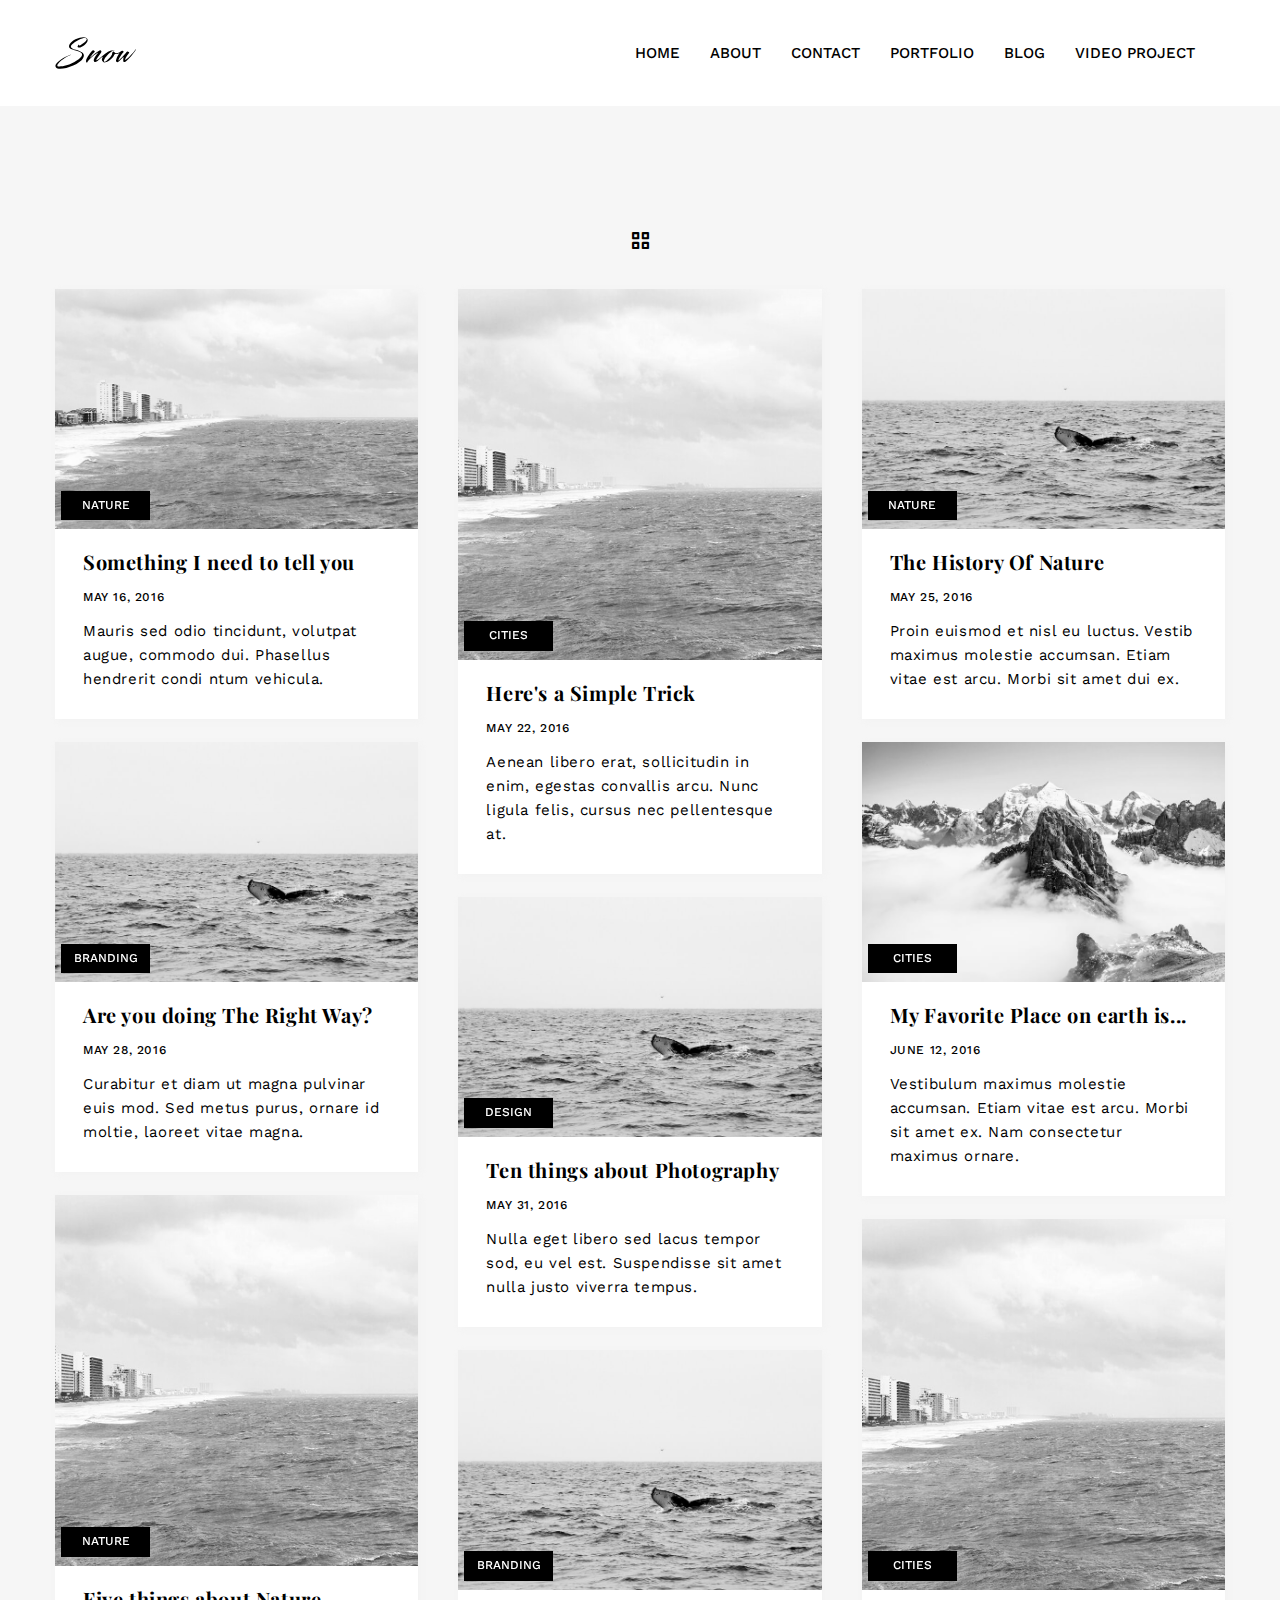
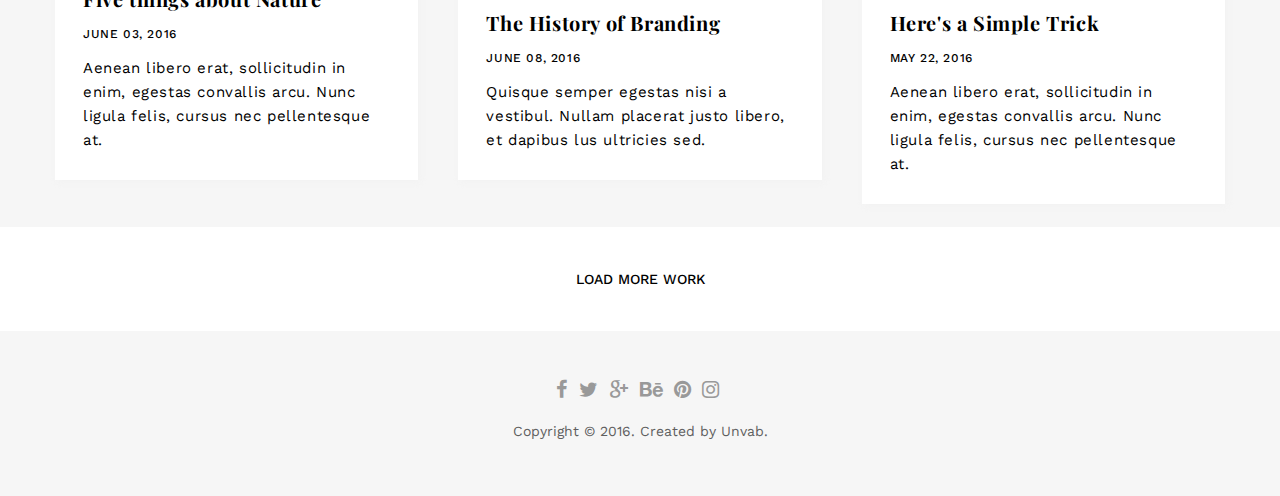
<file: single-post.html>
<!DOCTYPE html>
<html lang="en">

<head>
   <meta charset="UTF-8">
   <meta name="viewport" content="width=device-width, initial-scale=1.0">
   <meta http-equiv="X-UA-Compatible" content="ie=edge">
   <title>Post Page</title>
   <link rel="apple-touch-icon" sizes="180x180" href="img/favicon/apple-touch-icon.png">
<link rel="icon" type="image/png" sizes="32x32" href="img/favicon/favicon-32x32.png">
<link rel="icon" type="image/png" sizes="16x16" href="img/favicon/favicon-16x16.png">
<link rel="manifest" href="img/favicon/site.webmanifest">
<link rel="mask-icon" href="img/favicon/safari-pinned-tab.svg" color="#5bbad5">
<meta name="msapplication-TileColor" content="#da532c">
<meta name="theme-color" content="#ffffff">
   <link href="https://fonts.googleapis.com/css?family=Playfair+Display:400,700,700i|Work+Sans:400,500&display=swap"
      rel="stylesheet">
   <link rel="stylesheet" href="css/reset.css">
   <link rel="stylesheet" href="css/icomoon.css">
   <link rel="stylesheet" href="css/style.css">
</head>

<body>
   <div id="wrapper">
      <header id="header" class="single-post">
         <div class="header-content header-color" id="jsheader">
            <div class="container">
               <div class="header-wrapper">
                  <!-- logo -->
                  <a href="#" class="logo "><img src="img/logo-black.svg" alt="snow" width="82" height="32"></a>
                  <!-- menu -->
                  <ul class="menu" id="nav">
                     <li><a href="index.html">home</a></li>
                     <li><a href="index.html#about-agency">about</a></li>
                     <li><a href="index.html#contact">contact</a></li>
                     <li><a href="portfolio.html">portfolio</a></li>
                     <li><a href="blog.html">blog</a></li>
                     <li ><a href="video-project.html">video project</a></li>
                     <li>
                        <ul class="social-icon">
                           <li><a href="#" class="icon-facebook"></a></li>
                           <li><a href="#" class="icon-twitter"></a></li>
                           <li><a href="#" class="icon-google"></a></li>
                           <li><a href="#" class="icon-behance"></a></li>
                           <li><a href="#" class="icon-pinterest"></a></li>
                           <li><a href="#" class="icon-instagram"></a></li>
                        </ul>
                     </li>
                  </ul>
                  <span class="trigger" id="navToggle">
                     <i></i>
                     <i></i>
                     <i></i>
                  </span>
               </div>
            </div>
         </div>
      </header>
      <section class="articles">
         <div class="container">
            <div class="navigator-item">
               <a href="#" class="icon-grid-link"><i class="icon-grid"></i></a>
            </div>
            <div class="post-gallery">
               <div class="row">
                  <div class="col">

                     <a href="#" class="post-link">
                        <div class="post">
                           <figure class="post-img" style="background-image: url(img/post-img/img-02.jpg)">
                              <figcaption>nature</figcaption>
                           </figure>
                           <div class="post-description">
                              <strong class="post-title">Something I need to tell you</strong>
                              <time datetime="2019-05-16 20:00">May 16, 2016</time>
                              <p>Mauris sed odio tincidunt, volutpat augue,
                                 commodo dui. Phasellus hendrerit condi
                                 ntum vehicula.</p>
                           </div>
                        </div>
                     </a>


                     <a href="#" class="post-link">
                        <div class="post">
                           <figure class="post-img" style="background-image: url(img/post-img/img-03.jpg)">
                              <figcaption>branding</figcaption>
                           </figure>
                           <div class="post-description">
                              <strong class="post-title">Are you doing The Right Way?</strong>
                              <time datetime="2019-05-28 20:00">May 28, 2016</time>
                              <p>Curabitur et diam ut magna pulvinar euis
                                 mod. Sed metus purus, ornare id moltie,
                                 laoreet vitae magna.</p>
                           </div>
                        </div>
                     </a>


                     <a href="#" class="post-link ">
                        <div class="post">
                           <figure class="post-img big-post" style="background-image: url(img/post-img/img-02.jpg)">
                              <figcaption>nature</figcaption>
                           </figure>
                           <div class="post-description">
                              <strong class="post-title">Five things about Nature</strong>
                              <time datetime="2019-06-03 20:00">june 03, 2016</time>
                              <p>Aenean libero erat, sollicitudin in enim,
                                 egestas convallis arcu. Nunc ligula felis,
                                 cursus nec pellentesque at.</p>
                           </div>
                        </div>
                     </a>

                  </div>

                  <div class="col">

                     <a href="#" class="post-link ">
                        <div class="post">
                           <figure class="post-img big-post" style="background-image: url(img/post-img/img-02.jpg)">
                              <figcaption>cities</figcaption>
                           </figure>
                           <div class="post-description">
                              <strong class="post-title">Here's a Simple Trick</strong>
                              <time datetime="2019-05-22 20:00">May 22, 2016</time>
                              <p>Aenean libero erat, sollicitudin in enim,
                                 egestas convallis arcu. Nunc ligula felis,
                                 cursus nec pellentesque at.</p>
                           </div>
                        </div>
                     </a>

                     <a href="#" class="post-link">
                        <div class="post">
                           <figure class="post-img" style="background-image: url(img/post-img/img-03.jpg)">
                              <figcaption>design</figcaption>
                           </figure>
                           <div class="post-description">
                              <strong class="post-title">Ten things about Photography</strong>
                              <time datetime="2019-05-31 20:00">May 31, 2016</time>
                              <p>Nulla eget libero sed lacus tempor sod,
                                 eu vel est. Suspendisse sit amet nulla
                                 justo viverra tempus.</p>
                           </div>
                        </div>
                     </a>

                     <a href="#" class="post-link">
                        <div class="post">
                           <figure class="post-img" style="background-image: url(img/post-img/img-03.jpg)">
                              <figcaption>branding</figcaption>
                           </figure>
                           <div class="post-description">
                              <strong class="post-title">The History of Branding</strong>
                              <time datetime="2019-06-08 20:00">june 08, 2016</time>
                              <p>Quisque semper egestas nisi a vestibul.
                                 Nullam placerat justo libero, et dapibus
                                 lus ultricies sed.</p>
                           </div>
                        </div>
                     </a>

                  </div>
                  <div class="col">

                     <a href="#" class="post-link">
                        <div class="post">
                           <figure class="post-img" style="background-image: url(img/post-img/img-03.jpg)">
                              <figcaption>nature</figcaption>
                           </figure>
                           <div class="post-description">
                              <strong class="post-title">The History Of Nature</strong>
                              <time datetime="2019-05-25 20:00">May 25, 2016</time>
                              <p>Proin euismod et nisl eu luctus. Vestib
                                 maximus molestie accumsan. Etiam vitae
                                 est arcu. Morbi sit amet dui ex.</p>
                           </div>
                        </div>
                     </a>

                     <a href="#" class="post-link">
                        <div class="post">
                           <figure class="post-img" style="background-image: url(img/post-img/img-04.jpg)">
                              <figcaption>cities</figcaption>
                           </figure>
                           <div class="post-description">
                              <strong class="post-title">My Favorite Place on earth is...</strong>
                              <time datetime="2019-06-12 20:00">june 12, 2016</time>
                              <p>Vestibulum maximus molestie accumsan.
                                 Etiam vitae est arcu. Morbi sit amet ex.
                                 Nam consectetur maximus ornare.</p>
                           </div>
                        </div>
                     </a>

                     <a href="#" class="post-link ">
                        <div class="post">
                           <figure class="post-img big-post" style="background-image: url(img/post-img/img-02.jpg)">
                              <figcaption>cities</figcaption>
                           </figure>
                           <div class="post-description">
                              <strong class="post-title">Here's a Simple Trick</strong>
                              <time datetime="2019-05-22 20:00">May 22, 2016</time>
                              <p>Aenean libero erat, sollicitudin in enim,
                                 egestas convallis arcu. Nunc ligula felis,
                                 cursus nec pellentesque at.</p>
                           </div>
                        </div>
                     </a>
                  </div>
               </div>
            </div>
         </div>
      </section>
      <section class="navigator">
         <div class="navigator-item load-porfolio">
            <a href="#"><span>load more work</span></a>
         </div>
      </section>
      <footer>
         <section class="footer">
            <div class="container-footer">
               <ul class="social-icon">
                  <li><a href="#" class="icon-facebook"></a></li>
                  <li><a href="#" class="icon-twitter"></a></li>
                  <li><a href="#" class="icon-google"></a></li>
                  <li><a href="#" class="icon-behance"></a></li>
                  <li><a href="#" class="icon-pinterest"></a></li>
                  <li><a href="#" class="icon-instagram"></a></li>
               </ul>
               <span class="created-info"> Copyright &#169; 2016. Created by Unvab.</span>

            </div>
         </section>
      </footer>
   </div>
   <script src="js/jquery-3.3.1.min.js"></script>
   <script src="js/slick.js"></script>
   <script src="js/main.js"></script>
</body>

</html>
</file>
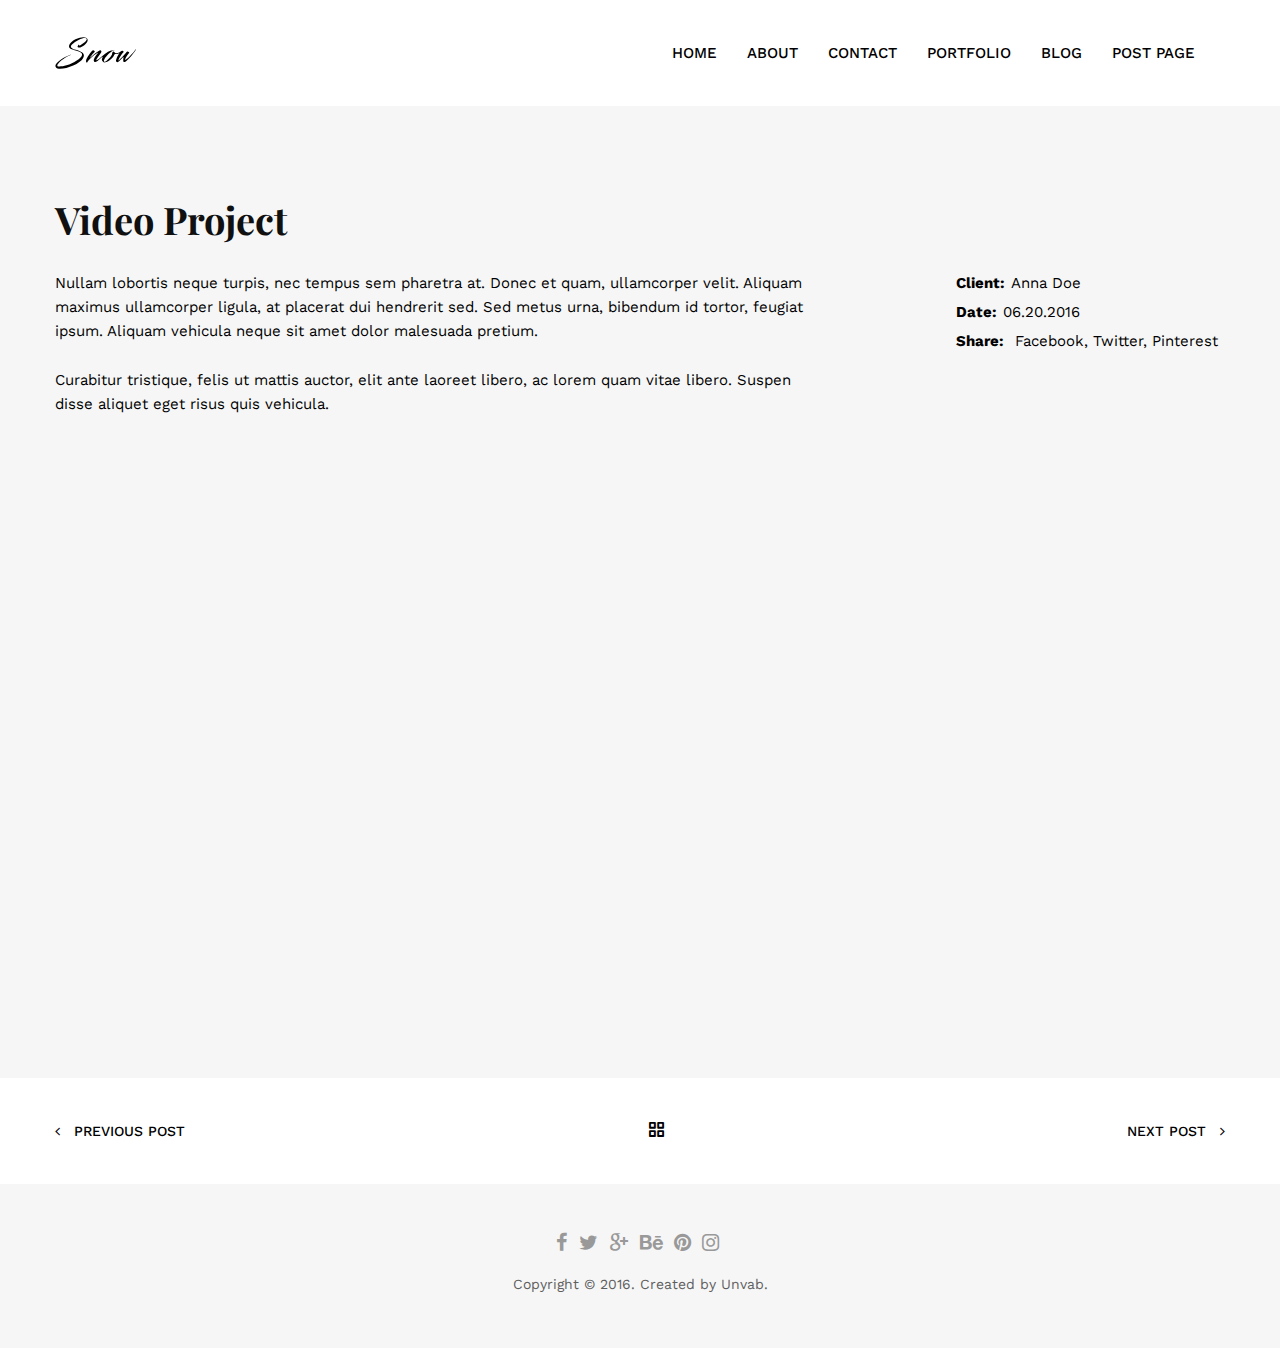
<file: video-project.html>
<!DOCTYPE html>
<html lang="en">

<head>
   <meta charset="UTF-8">
   <meta name="viewport" content="width=device-width, initial-scale=1.0">
   <meta http-equiv="X-UA-Compatible" content="ie=edge">
   <title>Video Project</title>
   <link rel="apple-touch-icon" sizes="180x180" href="img/favicon/apple-touch-icon.png">
   <link rel="icon" type="image/png" sizes="32x32" href="img/favicon/favicon-32x32.png">
   <link rel="icon" type="image/png" sizes="16x16" href="img/favicon/favicon-16x16.png">
   <link rel="manifest" href="img/favicon/site.webmanifest">
   <link rel="mask-icon" href="img/favicon/safari-pinned-tab.svg" color="#5bbad5">
   <meta name="msapplication-TileColor" content="#da532c">
   <meta name="theme-color" content="#ffffff">
   <link href="https://fonts.googleapis.com/css?family=Playfair+Display:400,700,700i|Work+Sans:400,500&display=swap"
      rel="stylesheet">
   <link rel="stylesheet" href="css/reset.css">
   <link rel="stylesheet" href="css/icomoon.css">
   <link rel="stylesheet" href="css/style.css">
</head>

<body>
   <div class="wrapper">
      <header id="header" class="single-post">
         <div class="header-content header-color" id="jsheader">
            <div class="container">
               <div class="header-wrapper">
                  <!-- logo -->
                  <a href="#" class="logo "><img src="img/logo-black.svg" alt="snow" width="82" height="32"></a>
                  <!-- menu -->
                  <ul class="menu" id="nav">
                     <li><a href="index.html">home</a></li>
                     <li><a href="index.html#about-agency">about</a></li>
                     <li><a href="index.html#contact">contact</a></li>
                     <li><a href="portfolio.html">portfolio</a></li>
                     <li><a href="blog.html">blog</a></li>
                     <li><a href="single-post.html">post page</a></li>
                     <li>
                        <ul class="social-icon">
                           <li><a href="#" class="icon-facebook"></a></li>
                           <li><a href="#" class="icon-twitter"></a></li>
                           <li><a href="#" class="icon-google"></a></li>
                           <li><a href="#" class="icon-behance"></a></li>
                           <li><a href="#" class="icon-pinterest"></a></li>
                           <li><a href="#" class="icon-instagram"></a></li>
                        </ul>
                     </li>
                  </ul>
                  <span class="trigger" id="navToggle">
                     <i></i>
                     <i></i>
                     <i></i>
                  </span>
               </div>
            </div>
         </div>
      </header>
      <section class="video-project">
         <div class="container">
            <h2>Video Project</h2>
            <div class="row">
               <div class="project-description">
                  <p>Nullam lobortis neque turpis, nec tempus sem pharetra at. Donec et quam, ullamcorper velit. Aliquam
                     maximus ullamcorper ligula, at placerat dui hendrerit sed. Sed metus urna, bibendum id tortor,
                     feugiat
                     ipsum. Aliquam vehicula neque sit amet dolor malesuada pretium.</p>
                  <p>Curabitur tristique, felis ut mattis auctor, elit ante laoreet libero, ac lorem quam vitae libero.
                     Suspen
                     disse aliquet eget risus quis vehicula.</p>
               </div>

               <div class="about-project">
                  <div><strong>Client:</strong>Anna Doe</div>
                  <div> <strong>Date:</strong><time datetime="2016-06-20 20:00">06.20.2016</time></div>
                  <div><strong>Share:</strong> Facebook, Twitter, Pinterest</div>
               </div>
            </div>
         </div>
      </section>
      <div class="video-content"><iframe src="https://www.youtube.com/embed/WNeLUngb-Xg?start=1"
            allow="accelerometer; autoplay; encrypted-media; gyroscope; picture-in-picture" allowfullscreen></iframe>
      </div>
      <section class="navigator">
         <div class="navigator-item">
            <a href="#"><span class="previous-post">previous post</span></a>
            <a href="#"><i class="icon-grid"></i></a>
            <a href="#"><span class="next-post">next post</span></a>
         </div>
      </section>
      <footer>
         <section class="footer">
            <div class="container-footer">
               <ul class="social-icon">
                  <li><a href="#" class="icon-facebook"></a></li>
                  <li><a href="#" class="icon-twitter"></a></li>
                  <li><a href="#" class="icon-google"></a></li>
                  <li><a href="#" class="icon-behance"></a></li>
                  <li><a href="#" class="icon-pinterest"></a></li>
                  <li><a href="#" class="icon-instagram"></a></li>
               </ul>
               <span class="created-info"> Copyright &#169; 2016. Created by Unvab.</span>

            </div>
         </section>
      </footer>
   </div>
   <script src="js/jquery-3.3.1.min.js"></script>
   <script src="js/slick.js"></script>
   <script src="js/main.js"></script>
</body>

</html>
</file>
<file: css/icomoon.css>
@font-face {
  font-family: 'icomoon';
  src:  url('../fonts/icomoon.eot?qjfvs8');
  src:  url('../fonts/icomoon.eot?qjfvs8#iefix') format('embedded-opentype'),
    url('../fonts/icomoon.ttf?qjfvs8') format('truetype'),
    url('../fonts/icomoon.woff?qjfvs8') format('woff'),
    url('../fonts/icomoon.svg?qjfvs8#icomoon') format('svg');
  font-weight: normal;
  font-style: normal;
}

[class^="icon-"], [class*=" icon-"] {
  /* use !important to prevent issues with browser extensions that change fonts */
  font-family: 'icomoon' !important;
  speak: none;
  font-style: normal;
  font-weight: normal;
  font-variant: normal;
  text-transform: none;
  line-height: 1;

  /* Better Font Rendering =========== */
  -webkit-font-smoothing: antialiased;
  -moz-osx-font-smoothing: grayscale;
}

.icon-grid:before {
  content: "\e90f";
}
.icon-quotes-right:before {
  content: "\e90b";
}
.icon-quotes-left:before {
  content: "\e90c";
}
.icon-google:before {
  content: "\e900";
}
.icon-angle-right:before {
  content: "\e90d";
}
.icon-angle-left:before {
  content: "\e90e";
}
.icon-instagram:before {
  content: "\e90a";
}
.icon-pinterest:before {
  content: "\e902";
}
.icon-behance:before {
  content: "\e903";
}
.icon-twitter:before {
  content: "\e904";
}
.icon-facebook:before {
  content: "\e905";
}
.icon-facebook-f:before {
  content: "\e905";
}
.icon-briefcase:before {
  content: "\e906";
}
.icon-angle-down:before {
  content: "\e907";
}
.icon-heart-o:before {
  content: "\e908";
}
.icon-star-o:before {
  content: "\e909";
}
.icon-clock-o:before {
  content: "\e901";
}
</file>
<file: css/form.css>
input[type=text], 
input[type=email]  {
   display: block;
   height: 48px;
   padding: 15px 20px;
   background-color: #fff;
   font-size: 14px; 
   border: 1px solid transparent;
   width: 100%;
   margin: 0 0 30px;
   font-family: 'Work Sans', sans-serif;
}

input[type=text]:focus {
   outline: none;
   border: 1px solid #ccc;
}
input[type=text]:active {
   outline: none;
   border: 1px solid #ccc;
}
input[type=text]:hover {
   outline: none;
   opacity: 0.8;
}

input[type=text]::placeholder {
   font-size: 14px;
   color: #858585;
}

input[type=email]:focus {
   outline: none;
   border: 1px solid #ccc;
}
input[type=email]:active {
   outline: none;
   border: 1px solid #ccc;
}
input[type=email]:hover {
   outline: none;
   opacity: 0.8;
}

input[type=email]::placeholder {
   font-size: 14px;
   color: #858585;
}

textarea {
   display: block;
   height: 170px;
   padding: 15px 20px;
   background-color: #fff;
   font-size: 14px;
   outline: none;
   border: 1px solid transparent;
   width: 100%;
   font-family: 'Work Sans', sans-serif;
   margin: 0 0 30px;
   resize: none;
}

textarea:focus {
   outline: none;
   border: 1px solid #ccc;
}
textarea:active {
   outline: none;
   border: 1px solid #ccc;
}
textarea:hover {
   outline: none;
   opacity: 0.8;
}

textarea::placeholder {
   font-size: 14px;
   color: #858585;
}

input[type=submit]{
   max-width: 180px;
   width: 100%;
   display: block;
   border: none;
   outline: none;
   color: #fff;
   font-size: 14px;
   text-transform: uppercase;
   background-color: #252525;
   padding: 20px 10px;
   font-family: 'Work Sans', sans-serif;
}

input[type=submit]:hover {
   opacity: 0.8;
   cursor: pointer;
}
</file>
<file: css/style.css>
/* base-style-start */
#wrapper {
   position: relative;
   overflow: hidden;
}

.container {
   max-width: 1200px;
   padding: 0 15px;
   margin: 0 auto;
   width: 100%;
}

html.no-scroll {
   overflow: hidden;
}

body {
   font-size: 15px;
   font-family: 'Work Sans', sans-serif;
   background: #f6f6f6;
   line-height: 1.6;
   position: relative;
}

body.no-scroll {
   height: 100%;
   width: 100%;
   position: fixed;
   overflow: hidden;
}

h1 {
   font-family: 'Playfair Display', serif;
   font-size: 48px;
   line-height: 1.25;
   color: #fff;
   font-weight: 700;
   letter-spacing: 1px;
}

h2 {
   font-size: 38px;
   color: #101010;
   font-weight: 700;
   font-family: 'Playfair Display', serif;
   margin: 0 0 30px;
}

p {
   margin: 0 0 38px;
}

section {
   padding: 90px 0;
}

.row {
   display: flex;
   justify-content: space-between;
   align-items: center;
   flex-wrap: wrap;
}

.col {
   display: flex;
   width: 33.3%;
   flex-direction: column;
}

/* base-style-start */

/* header-start */
.header-background-style {
   display: flex;
   justify-content: center;
   align-items: center;
   height: 100vh;
   background-size: cover;
   background-position: 50% 50%;
   background-repeat: no-repeat;
   position: relative;
}

.header-background-style::before {
   content: " ";
   position: absolute;
   top: 0;
   left: 0;
   right: 0;
   bottom: 0;
   background-color: rgba(0, 0, 0, 0.4);
}

.header-content {
   padding: 37px 0;
   z-index: 5;
   position: absolute;
   top: 0;
   left: 0;
   right: 0;
}

.menu .social-icon {
   display: none;
}

.fixed {
   padding: 37px 0;
   z-index: 5;
   position: fixed;
   top: 0;
   left: 0;
   right: 0;
   background-color: #000;
}

.logo {
   width: calc(92px - 10px);
   margin: 0 10px 0 0;
   display: block;
}

.menu {
   display: flex;
   justify-content: flex-end;
   width: calc(100% - 92px);
}

.header-wrapper {
   display: flex;
   justify-content: space-between;
   align-items: center;
}

.menu li {
   font-size: 15px;
   font-weight: 500;
   margin: 0 30px 0 0;
   text-transform: uppercase;
}

.menu li:last-child {
   margin: 0;
}

.menu li a {
   color: #bfbfbf;
   transition: color .3s linear;
}

.header-background-style .menu li a:hover {
   color: #fff;
}

/* main-slogan */
.main-slogan {
   max-width: 735px;
   position: relative;
   z-index: 1;
   text-align: center;

}

.sub-title {
   letter-spacing: 3px;
   color: #fff;
   font-size: 14px;
   text-transform: uppercase;
   font-weight: 700;
   margin: 5px 0 10px;
   display: block;
   line-height: 1.8;
}

.text-style {
   font-style: italic;
}

.btn-down {
   position: absolute;
   bottom: 20PX;
   left: 50%;
   transform: translateY(-50%);
}

.btn-down a {
   border: 1px solid #fff;
   border-radius: 50%;
   width: 50px;
   height: 50px;
   display: flex;
   justify-content: center;
   align-items: center;
   font-size: 25px;
   color: #fff;
}

/* header-end */

/* main-start */
.about-agency {
   background: #fff;
}

.heading {
   text-align: center;
   max-width: 687px;
   margin: 0 auto 25px;
}

.signature {
   display: block;
   margin: 0 auto;
   max-width: 228px;
}

/* main-end */
/* blog-start */
.blog {
   background-color: #f6f6f6;
   padding: 0 0 62px 0;
}

.image-blog {
   width: 100%;
   height: 565px;
   margin: 0 0 82px;
   background-size: cover;
   background-position: 50% 50%;
   background-repeat: no-repeat;
   position: relative;
}

.container-blog {
   max-width: 808px;
   margin: 0 auto;
   padding: 0 20px;
}

.post-title {
   margin: 0 0 10px;
   word-spacing: 6px;
}

.post-text p {
   margin-bottom: 25px;
}

.post-detail {
   text-transform: uppercase;
   margin: 0 0 27px;
   font-size: 12px;
}

.detail {
   margin: 0 42px 0 0;
   font-weight: 500;
   color: #171717;
   display: inline-block;
}

.post-style {
   font-family: 'Playfair Display', serif;
   font-size: 20px;
   line-height: 1.5;
}

/* blog-form-start */
.blog-form {
   padding: 29px 0 56px;
}

.blog-form h2 {
   font-size: 25px;
   margin-bottom: 38px;
}

/* blog-form-end*/

/* blog-comment-start */
.comments {
   padding: 41px 0 10px;
   background-color: #ffffff;
}

.comment {
   display: flex;
   justify-content: space-between;
}

.author-comment {
   max-width: 666px;
   margin-left: auto;
}

.title-commets {
   display: block;
   font-size: 24px;
   margin: 0 0 38px;
   color: #171717;
   text-transform: capitalize;
   font-family: 'Playfair Display', serif;
   letter-spacing: 1px;
}

.user-img {
   display: block;
   width: 99px;
   height: 99px;
   border-radius: 50%;
}

.comment-decription {
   position: relative;
   width: calc(100% - 99px);
   padding: 0 33px;
   color: #4b4b4b;
   margin-top: -5px;
}

.user-name {
   display: block;
   color: #000;
   margin: 0 0 18px;
}

.comment-reply,
.comment-data {
   position: absolute;
   top: 0;
   font-size: 12px;
   color: #171717;
   line-height: 24px;
   font-weight: 500;
}

.comment-data {
   right: 80px;
}

.comment-reply {
   text-transform: uppercase;
   right: 0;
}

/* blog-commet-end */

/* blog-footer-start */
.footer {
   padding: 48px 0 53px 0;
}

.container-footer {
   max-width: 808px;
   margin: 0 auto;
   padding: 0 20px;
}

.container-footer .social-icon {
   text-align: center;
   margin-bottom: 15px;
}

.container-footer .social-icon li {
   margin-right: 6px;
}

.container-footer a {
   color: #999999;
   font-size: 20px;
}

.container-footer .created-info {
   padding: 0;
   color: #5f5f5f;
}

/* blog-footer-end */
/* blog-end */

/* our-achievement-start */
.our-achievement {
   background-position: 50% 50%;
   background-size: cover;
   padding: 115px 4px 95px 0;
}

.our-achievement .row {
   margin: 0 -30px;
}

.our-achievement .col {
   width: 25%;
   padding: 0 30px;
}

.achievement-item {
   position: relative;
   padding: 0 0 0 68px;
}

.achievement-item i {
   font-size: 40px;
   position: absolute;
   left: 0;
   top: 50%;
   transform: translateY(-50%);
   color: #fff;
}

.achievement-details {
   color: #fff;
}

.achievement-number {
   font-size: 18px;
}

.achievement-title {
   font-size: 14px;
   text-transform: uppercase;
   font-weight: 500;
}

.achievement-item .icon-briefcase {
   margin: 2px 0 0 0;
}

/* our-achievement-end */

/* best-project-start */
.project-items {
   display: flex;
   justify-content: space-between;
   margin: 0 -15px;
   flex-wrap: wrap;
}

.best-project-col {
   width: 33.3%;
   padding: 0 15px;
}


.project-item {
   display: block;
   height: 250px;
   background-size: cover;
   background-position: center;
   margin: 0 0 30px;
   filter: grayscale(100%);
   transition: filter .3s ease-in-out;
}


.project-item:hover {
   filter: grayscale(0%);
}

.project-item:last-child {
   margin: 0;
}

.project-item.project-item-big {
   height: 530px;
}

/* best-project-end  */
.testimonials {
   background-position: 50% 50%;
   background-size: cover;
   padding: 170px 0 120px;
}

/* single-item-start */
.single-item {
   max-width: 735px;
   width: 100%;
   margin: 0 auto;
}

blockquote {
   font-family: 'Playfair Display', serif;
   font-size: 24px;
   color: #fff;
   text-align: center;
   font-style: italic;
   padding-bottom: 45px;
   position: relative;
   text-indent: 23px;
}

blockquote p {
   display: inline;
   position: relative;
}

blockquote p:after {
   position: absolute;
   content: "\e90c";
   top: 0;
   left: -40px;
   font-family: 'icomoon';
   font-size: 10px;
   display: inline;
}

blockquote p:before {
   position: absolute;
   content: "\e90b";
   bottom: 10px;
   right: -10px;
   font-family: 'icomoon';
   font-size: 10px;
   display: inline;
}

blockquote cite {
   font-family: 'Work Sans', sans-serif;
   text-transform: uppercase;
   font-style: normal;
   font-size: 14px;
   position: absolute;
   bottom: 3px;
   transform: translateX(-50%);
   left: 50%;
   display: block;
   text-indent: 0;
}

.slick-slider {
   position: relative;
   padding: 0 0 10px 0;

}

.slick-slider .slick-dots {
   position: absolute;
   left: 50%;
   bottom: -64px;
   transform: translateX(-50%);
}

.slick-slider .slick-dots li {
   display: inline-block;
   vertical-align: middle;
   margin: 0 5px;
}

.slick-slider .slick-dots button {
   background: #5b5b5b;
   font-size: 0;
   text-indent: -999px;
   line-height: 0;
   height: 6px;
   width: 6px;
   border-radius: 50%;
}

.slick-slider .slick-dots .slick-active button {
   height: 10px;
   width: 10px;
   background: #fff;
}

/* single-item-end */
/* testimonials-end */
/* logo-item-start */
.logos {
   padding: 70px 20px 40px;
   background: #fff;
}

.logo-items {
   max-width: 1098px;
   width: 100%;
   margin: 0 auto;
}

.logo-items .logo-wrapper {
   padding: 0 46px;
}

.logo-items .link-item {
   margin: 0 auto;
   display: block;
   width: 89px;
   outline: none;
   height: 73px;
   width: 95px;
}

.link-item img {
   width: 100%;
}

/* logo-item-end */
/* latest-blog-start */
.latest-blog {
   background: #f6f6f6;
   padding: 81px 0 90px;
   border-bottom: 1px solid rgb(237, 237, 237);
}

.heading-blog {
   margin: 0 auto 48px;
   max-width: 716px;
}

.heading-blog h2 {
   letter-spacing: 1px;
   margin: 0 0 27px;
}

.heading-blog p {
   line-height: 1.5;
   margin: -6px 0 30px;
}


/* post-carousel-start*/
.post-carousel {
   padding: 0 0 60px 0;
   margin: 0 -15px;
   margin-top: -8px;
}

.post-carousel .slick-dots {
   bottom: 3px;
}

.post-carousel .slick-dots button {
   background: #d1d1d1;
}

.post-carousel .slick-dots .slick-active button {
   height: 10px;
   width: 10px;
   background: #171717;
}

.post-wrapper {
   width: 33.33%;
   padding: 15px;
}

.post {
   background: #fff;
   width: 100%;
   box-shadow: 2px 2px 7px rgba(240, 240, 240, 0.6);
}

.post-link {
   display: block;
   outline: none;
}

.post-img {
   position: relative;
   background-position: 50% 50%;
   background-size: cover;
   background-repeat: no-repeat;
   padding: 32% 0;

}

.post-img figcaption {
   position: absolute;
   left: 10px;
   bottom: 8px;
   background: #000;
   color: #fff;
   text-transform: uppercase;
   padding: 5px;
   max-width: 89px;
   font-weight: 500;
   font-size: 12px;
   width: 100%;
   text-align: center;
}

.post-description {
   padding: 19px 28px 4px;
   letter-spacing: 0.6px;
}

.post-description .post-title {
   display: block;
   font-family: 'Playfair Display', serif;
   font-size: 20px;
   margin: 0 0 10px 0;
   word-spacing: 0;
}

.post-description time {
   display: block;
   text-transform: uppercase;
   font-weight: 500;
   font-size: 12px;
   margin: 0 0 12px 0;
}

.post-description p {
   margin-bottom: 20px;
}


/* post-carousel-end */
/* latest-blog-end */
/* contact-info-start */
.contact {
   width: calc(43% - 74px);
   margin: 0 74px 0 0;
   padding-top: 35px;
}

.contact-info {
   padding: 61px 0 101px 0;
}

.contact-info .row {
   align-items: flex-start;
}

.contact-title {
   margin-bottom: 21px;
}

.contact-list-title {
   color: #171717;
   font-weight: 500;
   margin: 0 8px 0 0;
}

.contact-list {
   margin-top: -10px;
}

.contact-list li {
   margin: 0 0 11px 0;
}

.contact-form {
   width: 57%;
   padding-top: 55px;
}

.user-date {
   display: flex;
   justify-content: space-between;
   margin: 0 -15px;
}

.user-date input[type=text],
input[type=email] {
   width: 50%;
   margin: 0 15px 30px;
}

/* contact-info-start */
/* footer-start */
#footer {
   background: #0c0c0c;
   color: #fff;
}

.border-style {
   border-top: 1px solid #202020;
}

#footer h3 {
   color: #fff;
   font-size: 20px;
   margin: 5px 0 23px;
   font-weight: 700;
   font-family: 'Playfair Display', serif;
}

.footer-content {
   padding: 73px 0 63px 0;
}

.footer-content .row {
   margin: 0 -10px;
   align-items: flex-start;
}

.footer-content .col {
   padding: 10px;
}

.about-us {
   padding-right: 20px;
}

.about-us p {
   font-family: 'Playfair Display', serif;
}

.social-icon li {
   margin: 0 9px 0 0;
   display: inline-block;
}

.social-icon a i {
   font-size: 18px;
}

.twits ul li {
   padding: 0 20px 18px 41px;
   position: relative;
}

.twits ul li:before {
   position: absolute;
   content: "\e904";
   top: 3px;
   left: 5px;
   font-family: 'icomoon';
   font-size: 16px;
   display: inline;
}

.img-instagram .row {
   margin: 0;
   flex-wrap: wrap;
}

.img-instagram .row .col {
   width: 25%;
}


.img-instagram a {
   display: block;
   background-position: 50% 50%;
   background-size: cover;
   background-repeat: no-repeat;
   padding: 46% 0;
   opacity: 0.7;
   transition: opacity .3s linear;
   margin: 5px;
}

.img-instagram a:hover {
   opacity: 1;
}

.img-instagram .col {
   padding: 0;
}

.created-info {
   padding: 25px 20px;
   text-align: center;
   font-size: 14px;
   display: block;
}

/* footer-end */

/* blog-navigator-start */
.navigator {
   padding: 41px 0;
   background: #fff;
}

.navigator-item {
   max-width: 1216px;
   width: 100%;
   padding: 0 20px;
   margin: 0 auto;
   display: flex;
   justify-content: space-between;
   align-items: center;
   position: relative;
}

.navigator-item span {
   position: relative;
   text-transform: uppercase;
   font-size: 14px;
   font-weight: 500;
   display: block;
}

.navigator-item .previous-post {
   padding: 0 0 0 22px;
}

.navigator-item .next-post {
   padding: 0 22px 0 0;
}

.navigator-item .previous-post:before {
   position: absolute;
   content: "\e90e";
   bottom: 0;
   left: 3px;
   font-family: 'icomoon';
   font-size: 14px;
   display: inline;
}

.navigator-item .next-post:after {
   position: absolute;
   content: "\e90d";
   bottom: 0;
   right: 3px;
   font-family: 'icomoon';
   font-size: 14px;
   display: inline;
}

.icon-grid-link {
   font-size: 17px;
   position: absolute;
   top: 50%;
   left: 50%;
   transform: translate(-50%, -50%);
}

/* blog-navigator-end */
/* portfolio-gallery-start */
.portfolio-main .item {
   float: left;
   height: 300px;
   width: 33.3%;
}

.portfolio-main .item a {
   display: block;
   height: 100%;
   background-position: 50% 50%;
   background-size: cover;
   background-repeat: no-repeat;
   position: relative;

}

.portfolio-main .item-big {
   height: 400px;
}

.item-hover {
   position: absolute;
   top: 0;
   left: 0;
   right: 0;
   bottom: 0;
   background-color: rgba(0, 0, 0, 0.4);
   opacity: 0;
   visibility: hidden;
   display: flex;
   justify-content: center;
   align-items: center;
   transition: all .3s linear;
}

.item-hover-title {
   display: block;
   font-size: 24px;
   color: #fff;
   position: relative;
   bottom: -30px;
   transition: all .3s linear;
}

.item-hover-text {
   display: block;
   font-size: 14px;
   font-weight: 500;
   text-transform: uppercase;
   color: #fff;
   position: relative;
   bottom: -30px;
   transition: all .3s linear;
   text-align: center;
}

.portfolio-main .item:hover .item-hover {
   opacity: 1;
   visibility: visible;
}

.portfolio-main.item:hover .item-hover-title {
   bottom: 25px;
}

.portfolio-main .item:hover .item-hover-text {
   bottom: -15px;
   padding-top: 10px;
}

.navigator-item.load-porfolio {
   justify-content: center;
}

/* portfolio-gallery-end */

/* menu-style-for-second-.  pages-start */
.header-color {
   background: #fff;
}

.header-color .menu a {
   color: black;
}

.header-color .trigger i {
   background: black;
}

/* menu-style-for-second-.  pages-end */

/* single-post-start */
.single-post {
   padding: 50px 0;
}

.articles {
   padding-bottom: 0;
}


.articles .navigator-item {
   padding: 40px 20px 59px;
}

.post-gallery .row {
   margin: 0 -20px;
   align-items: normal;
   flex-wrap: nowrap;
}

.post-gallery .col {
   margin: 0 20px;
}

.post-gallery .post-link {
   margin: 0 0 23px 0;
}


.post-gallery .post-img {
   padding: 33% 0;
}

.post-gallery .post-img figcaption {
   left: 6px;
   bottom: 9px;
}

.post-gallery .post-description {
   padding: 17px 28px 1px;
}

.post-img.big-post {
   padding: 51% 0;
}

.post-gallery .post p {
   margin-bottom: 27px;
}

.post-img {
   filter: grayscale(100%);
   transition: filter .2s linear;
}

.post-img:hover {
   filter: grayscale(0%);
}

/* single-post-end */

/* video-project-start */
.video-project {
   padding-bottom: 60px;
}

.video-project .row {
   align-items: flex-start;
}

.video-project h2 {
   margin-bottom: 20px;
}

.project-description {
   width: 775px;
}

.project-description p {
   margin-bottom: 25px;
}

.about-project {
   padding: 0 7px;
}

.about-project div {
   margin-bottom: 5px;
}

.about-project strong {
   margin-right: 6px;
}

.video-content iframe {
   width: 100%;
   height: 570px;
   border: none;
}

/* video-project-end */

@media screen and (max-width:1028px) {

   /* INDEX.HTML-START */
   .best-project-col {
      width: 100%;
      display: flex;
      justify-content: center;
      flex-wrap: wrap;
   }

   .best-project-col .project-item {
      width: 30%;
      margin: 0 10px 20px;
   }

   .project-item.project-item-big {
      width: 30%;
      height: 250px;
      margin: 0 10px 20px;
   }

   /* INDEX.HTML-END */
   /* BLOG.HTML-START */
   .image-blog {
      margin: 0 0 22px;
   }

   /* BLOG.HTML-END */
   /* single-post-start */
   .post-gallery .row {
      flex-wrap: wrap;
      justify-content: center;
   }

   .post-gallery .col {
      width: 60%;
      margin: 0 40px;
   }

   .post-img.big-post {
      padding: 33% 0;
   }

   /* single-post-end */
}

@media screen and (max-width: 992px) {

   .portfolio-main .item {
      width: 50%;
   }

   .video-content iframe {
      height: 440px;
   }
}

@media screen and (max-width:768px) {

   section {
      padding: 30px 0;
   }

   h2 {
      font-size: 33px;
   }

   p {
      margin-bottom: 18px;
   }

   /* INDEX.HTML-START */
   .menu {
      display: none;
   }

   .trigger {
      display: inline-block;
      margin: 3px;
      cursor: pointer;
      position: fixed;
      right: 10px;
   }

   .trigger i {
      display: block;
      width: 30px;
      height: 4px;
      margin: 4px auto;
      background: #fff;
   }

   .show {
      position: fixed;
      left: 0;
      right: 0;
      bottom: 0;
      top: -70px;
      transform: translateY(70px);
      display: flex;
      width: 100%;
      flex-direction: column;
      background-image: url("../img/post-img/img-04.jpg");
      background-position: center;
      background-size: cover;
      background-repeat: no-repeat;
      padding: 3% 20% 29% 30%;
   }

   .header-color {
      background: #fff;
   }

   .header-color .show a {
      color: #fff;
   }

   .header-color .show .trigger i {
      background: black;
   }

   .show .social-icon {
      display: block;
   }

   .show .social-icon a {
      margin-right: 15px;
   }

   .show::before {
      content: " ";
      position: absolute;
      top: 0;
      left: 0;
      right: 0;
      bottom: 0;
      background-color: rgba(0, 0, 0, 0.7);
      z-index: 1;
   }

   .menu.show li {
      margin: 5px auto;
      position: relative;
      z-index: 5;
      text-align: center;
   }

   .menu.show li a {
      font-size: 30px;
   }

   .main-slogan h1 {
      font-size: 40px;
   }

   .header-background-style {
      height: auto;
      padding: 200px 0;
   }

   .our-achievement {
      padding: 20px 0;
   }

   .our-achievement .row {
      justify-content: center;
      padding: 0 0 0 50px;
   }

   .our-achievement .col {
      width: 40%;
      padding: 20px 0;
   }

   .best-project-col .project-item {
      width: 45%;
      max-width: 300px;
      margin: 0 10px 20px;
   }

   .project-item.project-item-big {
      width: 45%;
      max-width: 300px;
      margin: 0 10px 20px;
   }

   .testimonials,
   .logos,
   .latest-blog,
   .contact-info {
      padding: 30px 0;
   }

   .testimonials .slick-slider {
      padding: 0 30px;
   }

   .testimonials .slick-slider blockquote p {
      font-size: 18px;
   }

   .contact-info .row {
      justify-content: center;
   }

   .post-description .post-title {
      font-size: 17px;
   }

   .post-wrapper {
      padding: 30px
   }

   .contact {
      width: 100%;
      text-align: center;
      margin: 0;
      padding: 0;
   }

   .contact-form {
      width: 100%;
      padding-top: 55px;
   }

   .footer-content {
      padding: 30px 0;
   }

   .footer-content .col {
      width: 100%;
      text-align: center;
   }

   .footer-content .col-twists {
      text-align: start;
   }

   .col-twists h3 {
      text-align: center;
   }

   .img-instagram .row .col {
      width: 50%;
   }

   /* INDEX.HTML-END */
   .portfolio-main .item {
      width: 100%;
   }

   /* BLOG.HTML-START */

   .image-blog {
      height: 465px;
   }

   .blog {
      padding: 30px 0;
   }

   .title-commets {
      margin-bottom: 10px;
   }

   .comment {
      flex-direction: column;
      justify-content: center;
      text-align: center;
   }

   .comment-decription {
      width: 100%;
   }

   .user-img {
      margin: 0 auto 20px;
   }

   .comment-reply,
   .comment-data {
      position: relative;
   }

   .comment-data {
      right: 0;
   }

   .comment-reply {
      right: -10px;
   }

   .container-blog .comment {
      padding-bottom: 30px;
      font-size: 13px;
   }

   .author-comment {
      max-width: 100%;
      margin-left: inherit;
   }

   .user-name {
      margin: 0 0 12px;
   }

   /* BLOG.HTML-END */
   /* single-post-start */
   .post-gallery .col {
      width: 100%;
      margin: 0 40px;
   }

   /* single-post-end */
}

@media screen and (max-width: 480px) {

   /* INDEX.HTML-START */
   .our-achievement .col {
      width: 51%;
      padding: 20px 0;
   }

   .best-project-col .project-item {
      width: 100%;
      max-width: 400px;
      margin: 0 10px 20px;
   }

   .project-item.project-item-big {
      width: 100%;
      max-width: 400px;
      margin: 0 10px 20px;
   }

   .post-description {
      padding: 19px 10px 4px;
   }

   /* INDEX.HTML-END */
   /* BLOG.HTML-START */
   .post-title h2 {
      font-size: 28px;
   }

   .detail {
      margin: 0 15px 0 0;
   }

   .comment-decription {
      padding: 0 0 0 10px;
   }

   /* BLOG.HTML-END */
   .video-content iframe {
      height: 240px;
   }
}
</file>
